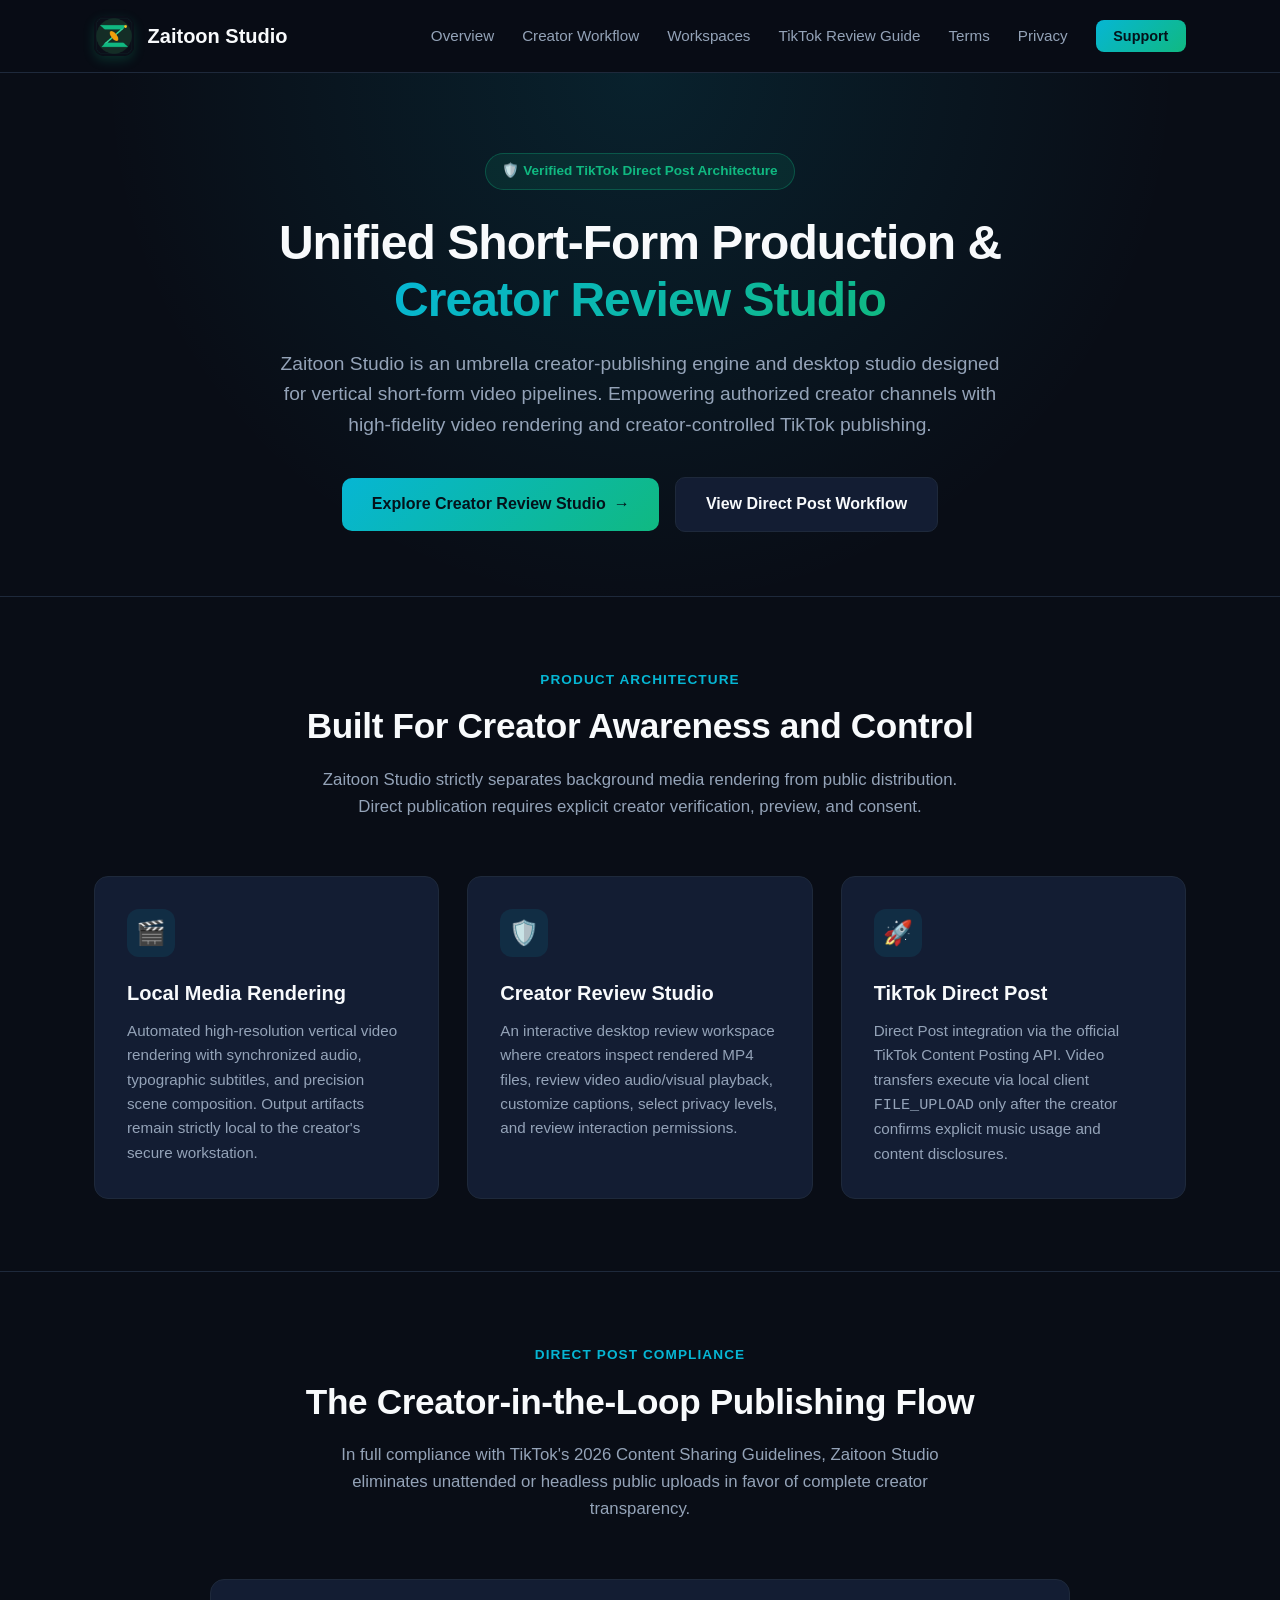
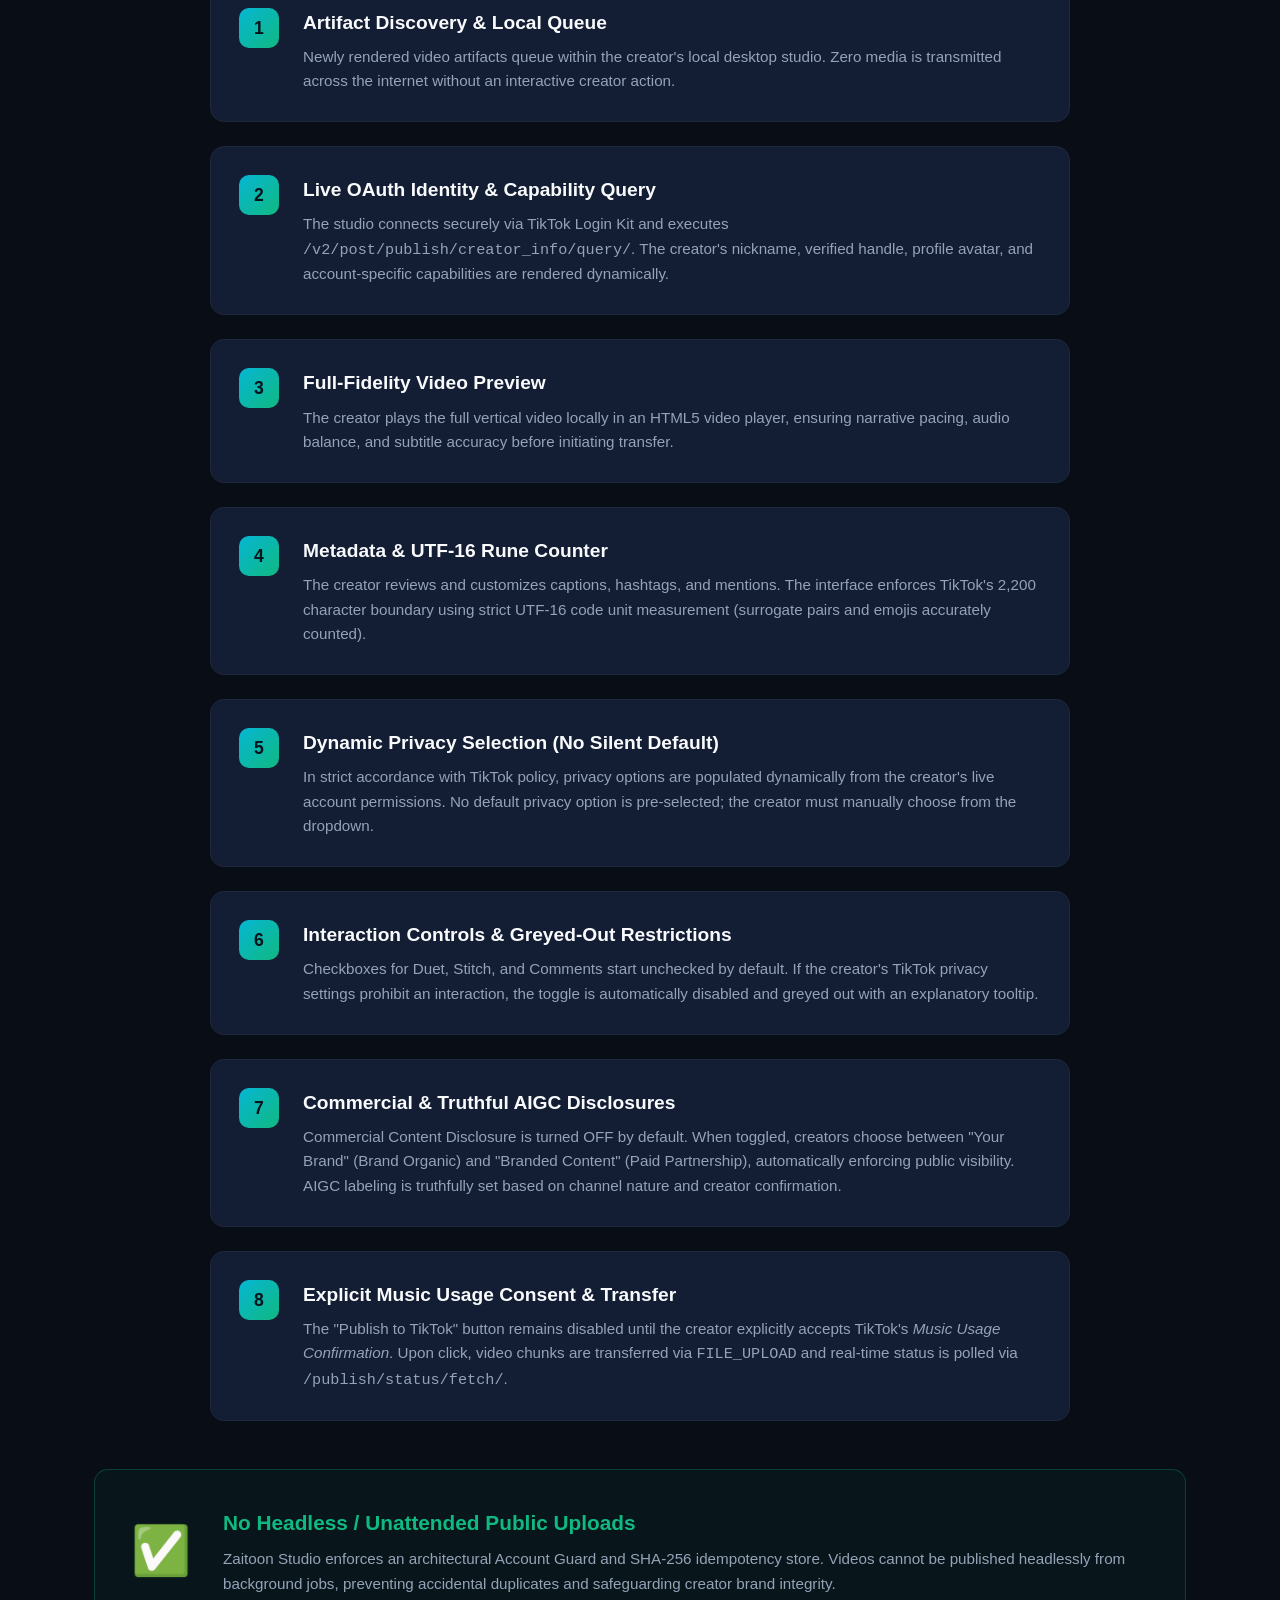
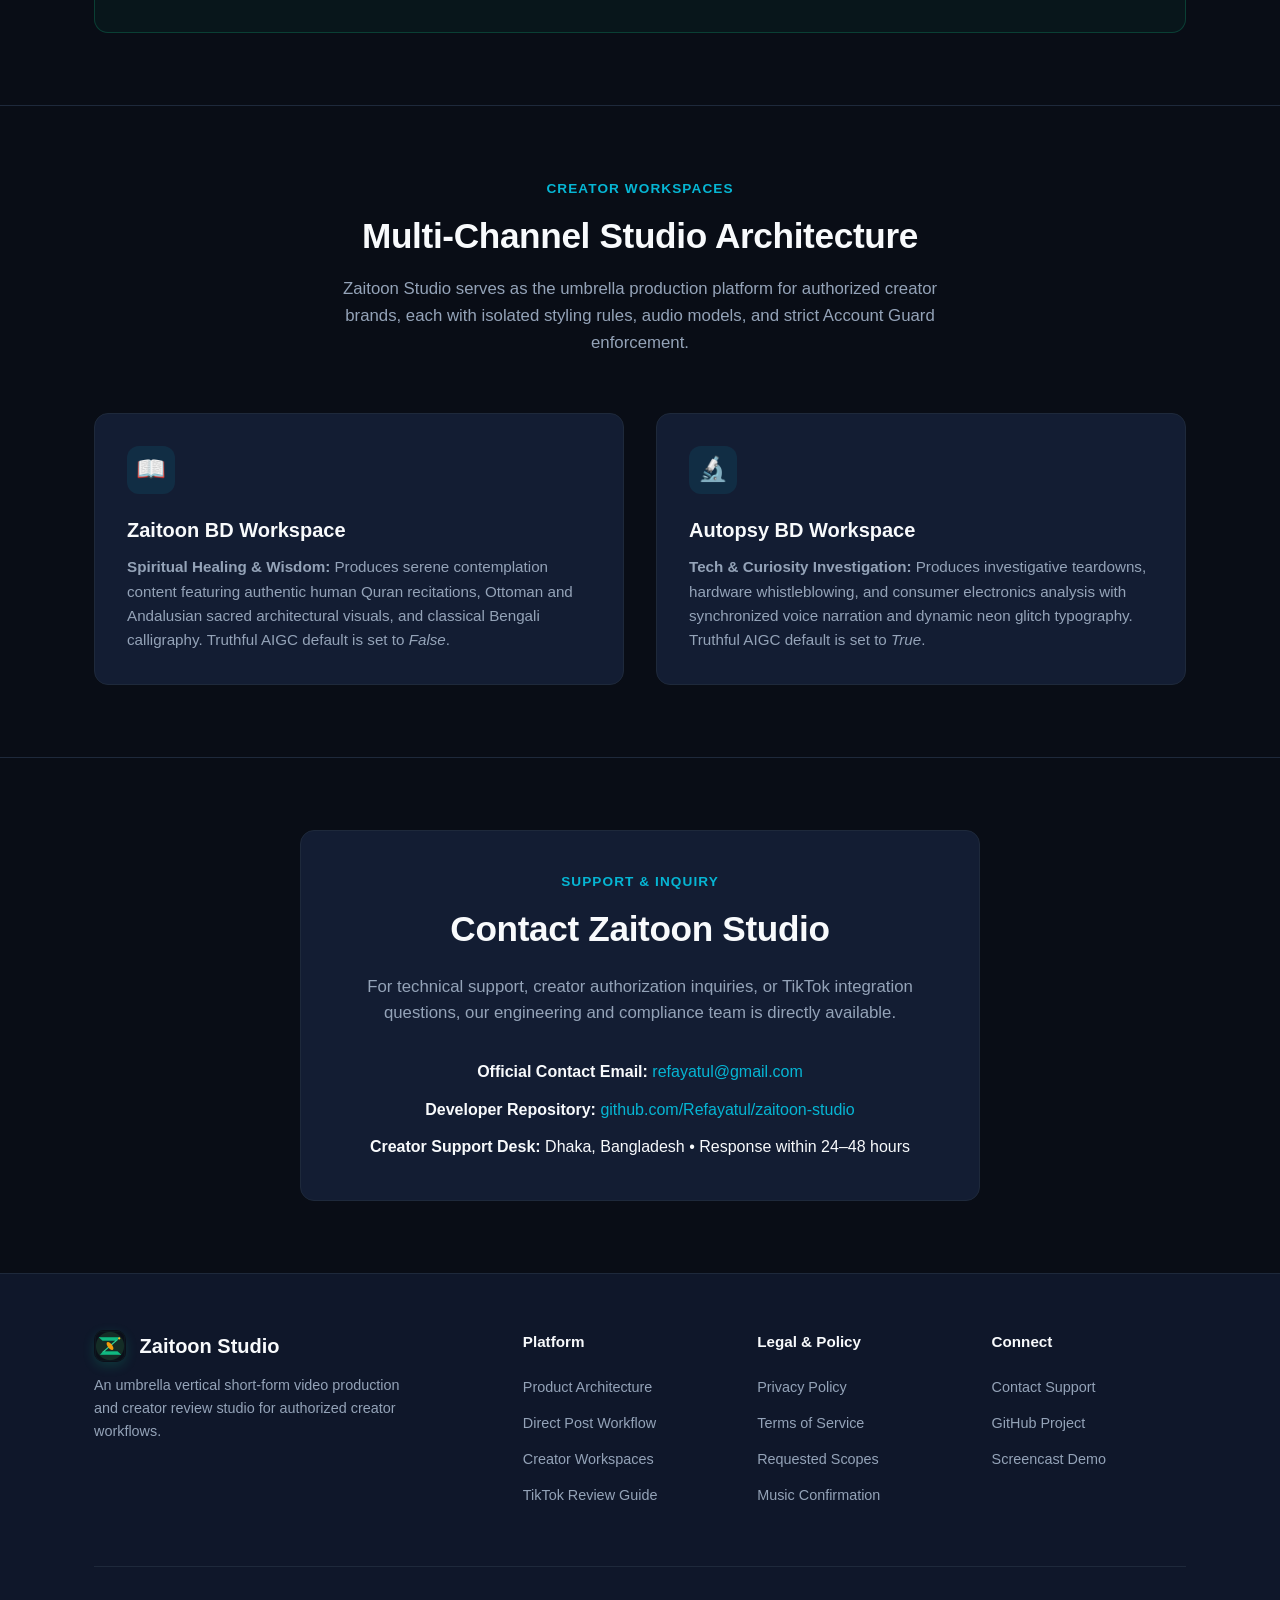
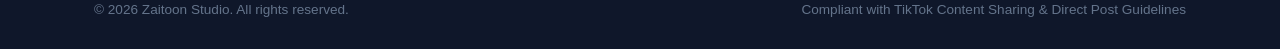
<file: index.html>
<!DOCTYPE html>
<html lang="en">
<head>
  <meta charset="UTF-8">
  <meta name="viewport" content="width=device-width, initial-scale=1.0">
  <title>Zaitoon Studio — Short-Form Production & Creator Publishing Suite</title>
  <meta name="description" content="Zaitoon Studio is an umbrella vertical video production and creator review platform for authorized creator workspaces, featuring compliant TikTok Direct Post integration.">
  <link rel="icon" type="image/png" href="/assets/zaitoon_studio_app_icon_1024.png">
  <link rel="stylesheet" href="/css/style.css">
</head>
<body>
  <!-- Header -->
  <header class="site-header">
    <div class="container nav-wrap">
      <a href="/" class="brand-link">
        <img src="/assets/zaitoon_studio_app_icon_1024.png" alt="Zaitoon Studio Logo" class="brand-icon">
        <span>Zaitoon Studio</span>
      </a>
      <button class="mobile-toggle" aria-label="Toggle navigation" aria-expanded="false">☰</button>
      <nav>
        <ul class="nav-links">
          <li><a href="#overview" class="nav-link">Overview</a></li>
          <li><a href="#workflow" class="nav-link">Creator Workflow</a></li>
          <li><a href="#workspaces" class="nav-link">Workspaces</a></li>
          <li><a href="/review" class="nav-link">TikTok Review Guide</a></li>
          <li><a href="/terms" class="nav-link">Terms</a></li>
          <li><a href="/privacy" class="nav-link">Privacy</a></li>
          <li><a href="#contact" class="nav-link nav-btn">Support</a></li>
        </ul>
      </nav>
    </div>
  </header>

  <!-- Hero Section -->
  <main>
    <section class="hero-section">
      <div class="container">
        <div class="hero-badge">
          🛡️ Verified TikTok Direct Post Architecture
        </div>
        <h1 class="hero-title">
          Unified Short-Form Production & <br>
          <span class="gradient-text">Creator Review Studio</span>
        </h1>
        <p class="hero-subtitle">
          Zaitoon Studio is an umbrella creator-publishing engine and desktop studio designed for vertical short-form video pipelines. Empowering authorized creator channels with high-fidelity video rendering and creator-controlled TikTok publishing.
        </p>
        <div class="hero-cta-group">
          <a href="/review" class="btn-primary">
            <span>Explore Creator Review Studio</span> →
          </a>
          <a href="#workflow" class="btn-secondary">
            View Direct Post Workflow
          </a>
        </div>
      </div>
    </section>

    <!-- Product Overview -->
    <section class="section" id="overview">
      <div class="container">
        <div class="section-header">
          <div class="section-tag">Product Architecture</div>
          <h2 class="section-title">Built For Creator Awareness and Control</h2>
          <p class="section-desc">
            Zaitoon Studio strictly separates background media rendering from public distribution. Direct publication requires explicit creator verification, preview, and consent.
          </p>
        </div>

        <div class="grid-3">
          <div class="feature-card">
            <div class="card-icon">🎬</div>
            <h3>Local Media Rendering</h3>
            <p>
              Automated high-resolution vertical video rendering with synchronized audio, typographic subtitles, and precision scene composition. Output artifacts remain strictly local to the creator's secure workstation.
            </p>
          </div>

          <div class="feature-card">
            <div class="card-icon">🛡️</div>
            <h3>Creator Review Studio</h3>
            <p>
              An interactive desktop review workspace where creators inspect rendered MP4 files, review video audio/visual playback, customize captions, select privacy levels, and review interaction permissions.
            </p>
          </div>

          <div class="feature-card">
            <div class="card-icon">🚀</div>
            <h3>TikTok Direct Post</h3>
            <p>
              Direct Post integration via the official TikTok Content Posting API. Video transfers execute via local client <code>FILE_UPLOAD</code> only after the creator confirms explicit music usage and content disclosures.
            </p>
          </div>
        </div>
      </div>
    </section>

    <!-- The 8-Step Direct Post Workflow -->
    <section class="section" id="workflow">
      <div class="container">
        <div class="section-header">
          <div class="section-tag">Direct Post Compliance</div>
          <h2 class="section-title">The Creator-in-the-Loop Publishing Flow</h2>
          <p class="section-desc">
            In full compliance with TikTok's 2026 Content Sharing Guidelines, Zaitoon Studio eliminates unattended or headless public uploads in favor of complete creator transparency.
          </p>
        </div>

        <div class="workflow-steps">
          <div class="step-item">
            <div class="step-number">1</div>
            <div class="step-content">
              <h3>Artifact Discovery & Local Queue</h3>
              <p>
                Newly rendered video artifacts queue within the creator's local desktop studio. Zero media is transmitted across the internet without an interactive creator action.
              </p>
            </div>
          </div>

          <div class="step-item">
            <div class="step-number">2</div>
            <div class="step-content">
              <h3>Live OAuth Identity & Capability Query</h3>
              <p>
                The studio connects securely via TikTok Login Kit and executes <code>/v2/post/publish/creator_info/query/</code>. The creator's nickname, verified handle, profile avatar, and account-specific capabilities are rendered dynamically.
              </p>
            </div>
          </div>

          <div class="step-item">
            <div class="step-number">3</div>
            <div class="step-content">
              <h3>Full-Fidelity Video Preview</h3>
              <p>
                The creator plays the full vertical video locally in an HTML5 video player, ensuring narrative pacing, audio balance, and subtitle accuracy before initiating transfer.
              </p>
            </div>
          </div>

          <div class="step-item">
            <div class="step-number">4</div>
            <div class="step-content">
              <h3>Metadata & UTF-16 Rune Counter</h3>
              <p>
                The creator reviews and customizes captions, hashtags, and mentions. The interface enforces TikTok's 2,200 character boundary using strict UTF-16 code unit measurement (surrogate pairs and emojis accurately counted).
              </p>
            </div>
          </div>

          <div class="step-item">
            <div class="step-number">5</div>
            <div class="step-content">
              <h3>Dynamic Privacy Selection (No Silent Default)</h3>
              <p>
                In strict accordance with TikTok policy, privacy options are populated dynamically from the creator's live account permissions. No default privacy option is pre-selected; the creator must manually choose from the dropdown.
              </p>
            </div>
          </div>

          <div class="step-item">
            <div class="step-number">6</div>
            <div class="step-content">
              <h3>Interaction Controls & Greyed-Out Restrictions</h3>
              <p>
                Checkboxes for Duet, Stitch, and Comments start unchecked by default. If the creator's TikTok privacy settings prohibit an interaction, the toggle is automatically disabled and greyed out with an explanatory tooltip.
              </p>
            </div>
          </div>

          <div class="step-item">
            <div class="step-number">7</div>
            <div class="step-content">
              <h3>Commercial & Truthful AIGC Disclosures</h3>
              <p>
                Commercial Content Disclosure is turned OFF by default. When toggled, creators choose between "Your Brand" (Brand Organic) and "Branded Content" (Paid Partnership), automatically enforcing public visibility. AIGC labeling is truthfully set based on channel nature and creator confirmation.
              </p>
            </div>
          </div>

          <div class="step-item">
            <div class="step-number">8</div>
            <div class="step-content">
              <h3>Explicit Music Usage Consent & Transfer</h3>
              <p>
                The "Publish to TikTok" button remains disabled until the creator explicitly accepts TikTok's <em>Music Usage Confirmation</em>. Upon click, video chunks are transferred via <code>FILE_UPLOAD</code> and real-time status is polled via <code>/publish/status/fetch/</code>.
              </p>
            </div>
          </div>
        </div>

        <div class="compliance-box">
          <div class="compliance-icon">✅</div>
          <div class="compliance-info">
            <h4>No Headless / Unattended Public Uploads</h4>
            <p>
              Zaitoon Studio enforces an architectural Account Guard and SHA-256 idempotency store. Videos cannot be published headlessly from background jobs, preventing accidental duplicates and safeguarding creator brand integrity.
            </p>
          </div>
        </div>
      </div>
    </section>

    <!-- Workspaces Showcase -->
    <section class="section" id="workspaces">
      <div class="container">
        <div class="section-header">
          <div class="section-tag">Creator Workspaces</div>
          <h2 class="section-title">Multi-Channel Studio Architecture</h2>
          <p class="section-desc">
            Zaitoon Studio serves as the umbrella production platform for authorized creator brands, each with isolated styling rules, audio models, and strict Account Guard enforcement.
          </p>
        </div>

        <div class="grid-2">
          <div class="feature-card">
            <div class="card-icon">📖</div>
            <h3>Zaitoon BD Workspace</h3>
            <p>
              <strong>Spiritual Healing & Wisdom:</strong> Produces serene contemplation content featuring authentic human Quran recitations, Ottoman and Andalusian sacred architectural visuals, and classical Bengali calligraphy. Truthful AIGC default is set to <em>False</em>.
            </p>
          </div>

          <div class="feature-card">
            <div class="card-icon">🔬</div>
            <h3>Autopsy BD Workspace</h3>
            <p>
              <strong>Tech & Curiosity Investigation:</strong> Produces investigative teardowns, hardware whistleblowing, and consumer electronics analysis with synchronized voice narration and dynamic neon glitch typography. Truthful AIGC default is set to <em>True</em>.
            </p>
          </div>
        </div>
      </div>
    </section>

    <!-- Contact & Support -->
    <section class="section" id="contact">
      <div class="container">
        <div class="contact-box">
          <div class="section-tag">Support & Inquiry</div>
          <h2 class="section-title" style="margin-bottom: 1rem;">Contact Zaitoon Studio</h2>
          <p class="section-desc" style="margin-bottom: 2rem;">
            For technical support, creator authorization inquiries, or TikTok integration questions, our engineering and compliance team is directly available.
          </p>
          <div style="display: flex; flex-direction: column; gap: 0.75rem; align-items: center;">
            <p><strong>Official Contact Email:</strong> <a href="mailto:refayatul@gmail.com">refayatul@gmail.com</a></p>
            <p><strong>Developer Repository:</strong> <a href="https://github.com/Refayatul/zaitoon-studio" target="_blank" rel="noopener">github.com/Refayatul/zaitoon-studio</a></p>
            <p><strong>Creator Support Desk:</strong> Dhaka, Bangladesh • Response within 24–48 hours</p>
          </div>
        </div>
      </div>
    </section>
  </main>

  <!-- Footer -->
  <footer class="site-footer">
    <div class="container">
      <div class="footer-grid">
        <div class="footer-brand">
          <div class="brand-link" style="margin-bottom: 0.75rem;">
            <img src="/assets/zaitoon_studio_app_icon_1024.png" alt="Zaitoon Studio" class="brand-icon" style="width: 32px; height: 32px;">
            <span>Zaitoon Studio</span>
          </div>
          <p>
            An umbrella vertical short-form video production and creator review studio for authorized creator workflows.
          </p>
        </div>

        <div class="footer-col">
          <h5>Platform</h5>
          <ul>
            <li><a href="#overview">Product Architecture</a></li>
            <li><a href="#workflow">Direct Post Workflow</a></li>
            <li><a href="#workspaces">Creator Workspaces</a></li>
            <li><a href="/review">TikTok Review Guide</a></li>
          </ul>
        </div>

        <div class="footer-col">
          <h5>Legal & Policy</h5>
          <ul>
            <li><a href="/privacy">Privacy Policy</a></li>
            <li><a href="/terms">Terms of Service</a></li>
            <li><a href="/review#scopes">Requested Scopes</a></li>
            <li><a href="/review#music-consent">Music Confirmation</a></li>
          </ul>
        </div>

        <div class="footer-col">
          <h5>Connect</h5>
          <ul>
            <li><a href="mailto:refayatul@gmail.com">Contact Support</a></li>
            <li><a href="https://github.com/Refayatul/zaitoon-studio" target="_blank" rel="noopener">GitHub Project</a></li>
            <li><a href="/review#demo-video">Screencast Demo</a></li>
          </ul>
        </div>
      </div>

      <div class="footer-bottom">
        <div>© <span id="currentYear">2026</span> Zaitoon Studio. All rights reserved.</div>
        <div>Compliant with TikTok Content Sharing & Direct Post Guidelines</div>
      </div>
    </div>
  </footer>

  <script src="/js/main.js"></script>
</body>
</html>
</file>
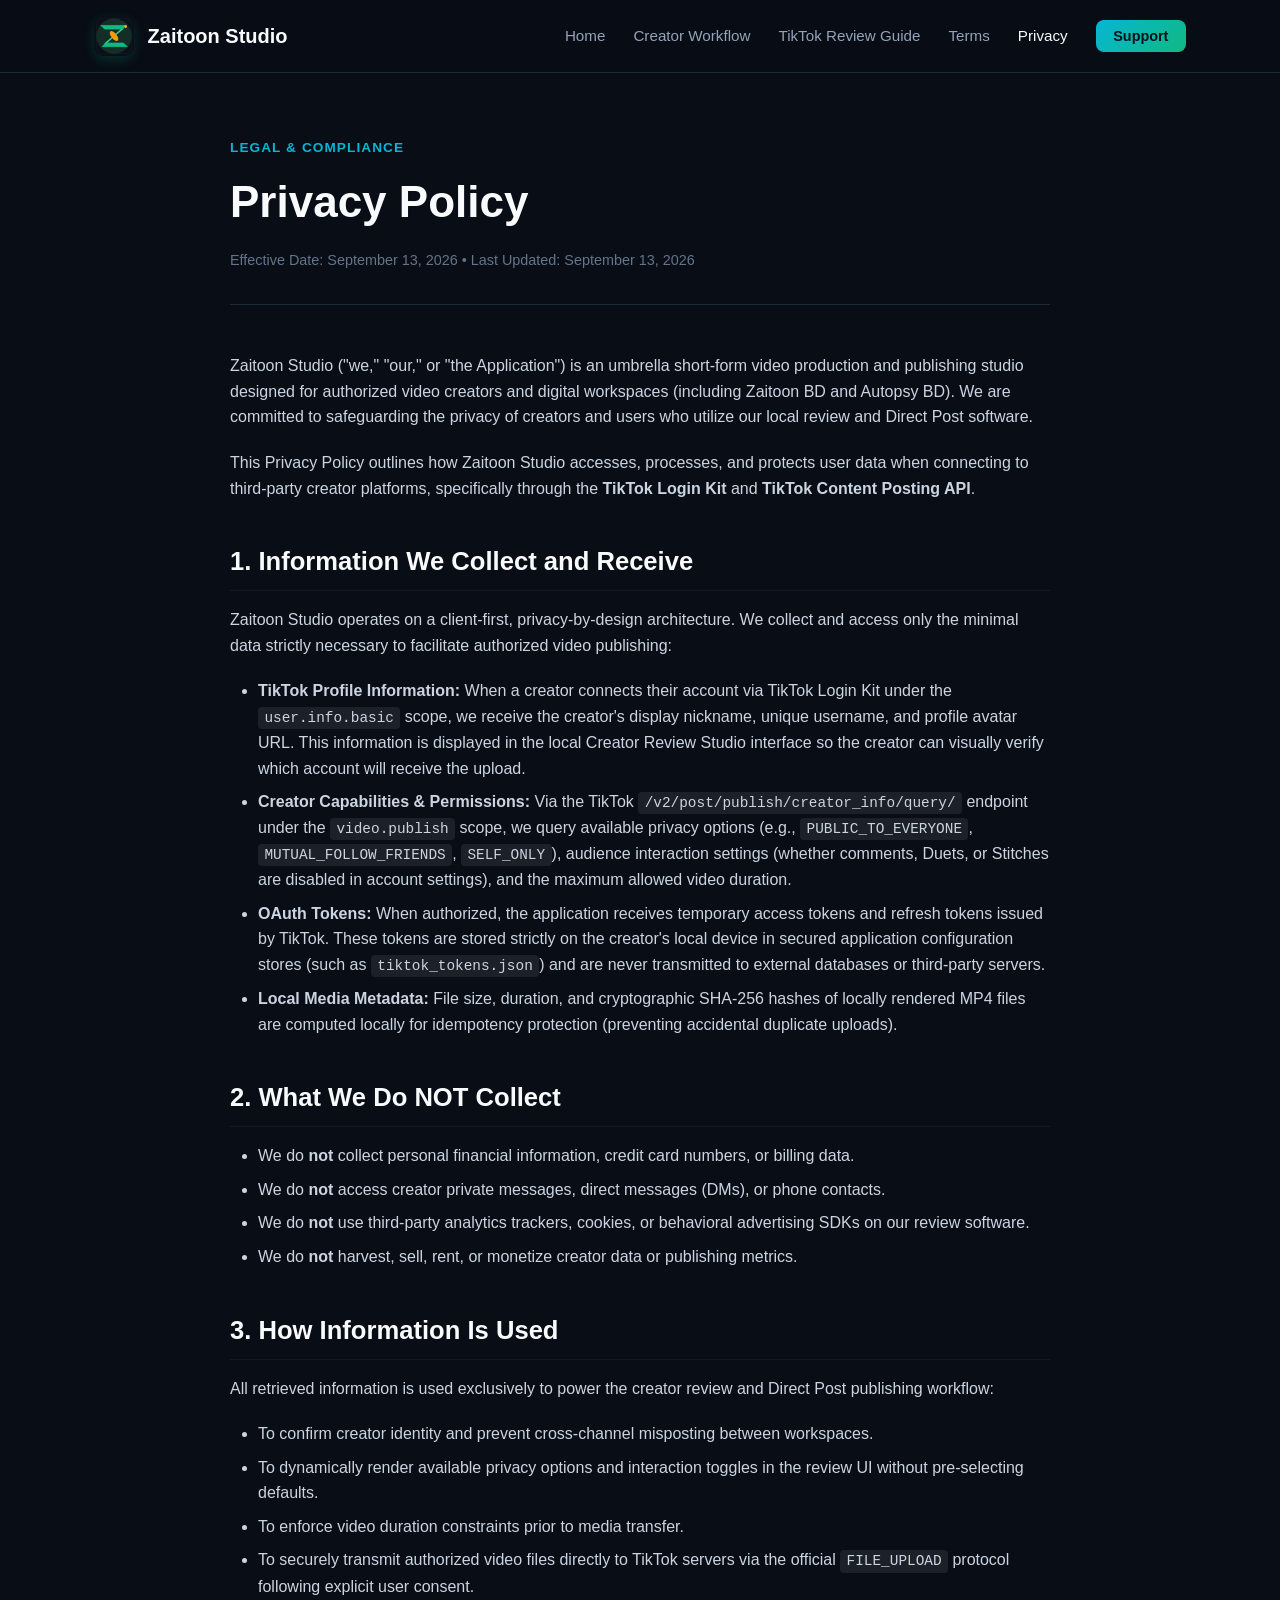
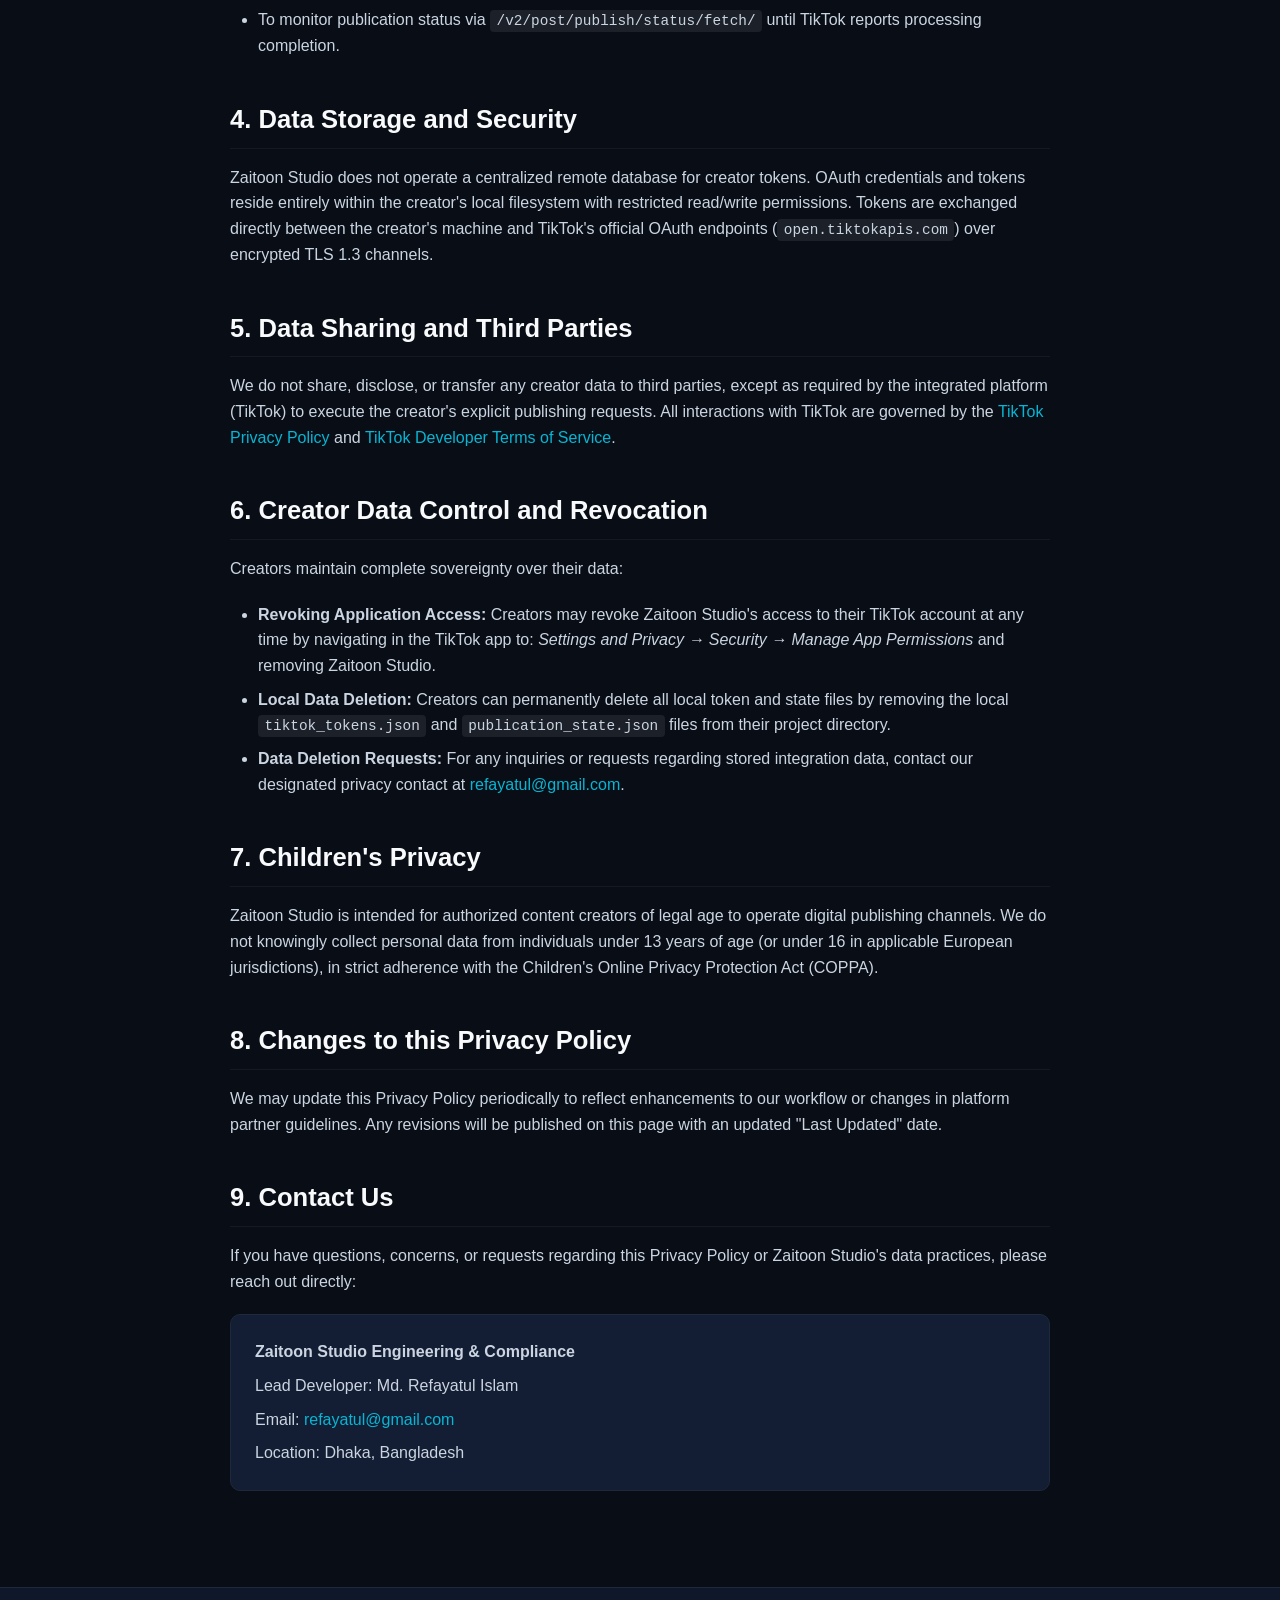
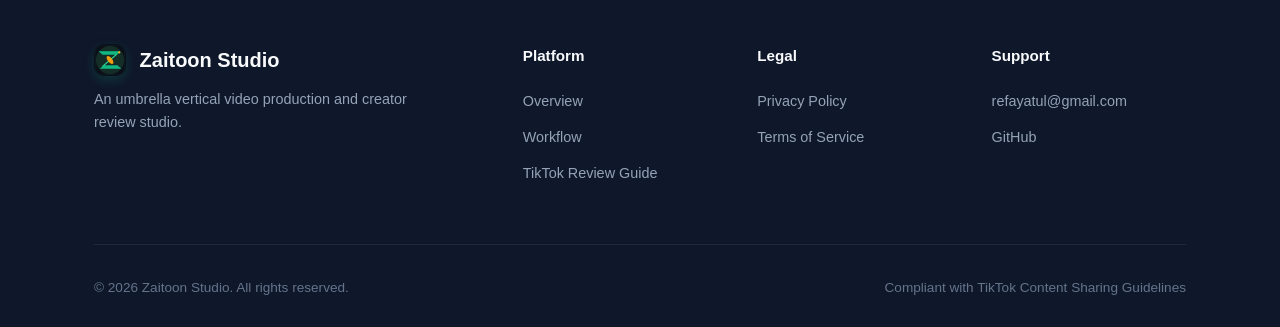
<file: privacy/index.html>
<!DOCTYPE html>
<html lang="en">
<head>
  <meta charset="UTF-8">
  <meta name="viewport" content="width=device-width, initial-scale=1.0">
  <title>Privacy Policy — Zaitoon Studio</title>
  <meta name="description" content="Privacy Policy for Zaitoon Studio creator publishing and video production software.">
  <link rel="icon" type="image/png" href="/assets/zaitoon_studio_app_icon_1024.png">
  <link rel="stylesheet" href="/css/style.css">
</head>
<body>
  <header class="site-header">
    <div class="container nav-wrap">
      <a href="/" class="brand-link">
        <img src="/assets/zaitoon_studio_app_icon_1024.png" alt="Zaitoon Studio Logo" class="brand-icon">
        <span>Zaitoon Studio</span>
      </a>
      <button class="mobile-toggle" aria-label="Toggle navigation" aria-expanded="false">☰</button>
      <nav>
        <ul class="nav-links">
          <li><a href="/" class="nav-link">Home</a></li>
          <li><a href="/#workflow" class="nav-link">Creator Workflow</a></li>
          <li><a href="/review" class="nav-link">TikTok Review Guide</a></li>
          <li><a href="/terms" class="nav-link">Terms</a></li>
          <li><a href="/privacy" class="nav-link active">Privacy</a></li>
          <li><a href="/#contact" class="nav-link nav-btn">Support</a></li>
        </ul>
      </nav>
    </div>
  </header>

  <main class="container legal-content">
    <div class="legal-header">
      <div class="section-tag">Legal & Compliance</div>
      <h1>Privacy Policy</h1>
      <div class="updated-tag">Effective Date: September 13, 2026 • Last Updated: September 13, 2026</div>
    </div>

    <div class="legal-body">
      <p>
        Zaitoon Studio ("we," "our," or "the Application") is an umbrella short-form video production and publishing studio designed for authorized video creators and digital workspaces (including Zaitoon BD and Autopsy BD). We are committed to safeguarding the privacy of creators and users who utilize our local review and Direct Post software.
      </p>
      <p>
        This Privacy Policy outlines how Zaitoon Studio accesses, processes, and protects user data when connecting to third-party creator platforms, specifically through the <strong>TikTok Login Kit</strong> and <strong>TikTok Content Posting API</strong>.
      </p>

      <h2>1. Information We Collect and Receive</h2>
      <p>
        Zaitoon Studio operates on a client-first, privacy-by-design architecture. We collect and access only the minimal data strictly necessary to facilitate authorized video publishing:
      </p>
      <ul>
        <li>
          <strong>TikTok Profile Information:</strong> When a creator connects their account via TikTok Login Kit under the <code>user.info.basic</code> scope, we receive the creator's display nickname, unique username, and profile avatar URL. This information is displayed in the local Creator Review Studio interface so the creator can visually verify which account will receive the upload.
        </li>
        <li>
          <strong>Creator Capabilities & Permissions:</strong> Via the TikTok <code>/v2/post/publish/creator_info/query/</code> endpoint under the <code>video.publish</code> scope, we query available privacy options (e.g., <code>PUBLIC_TO_EVERYONE</code>, <code>MUTUAL_FOLLOW_FRIENDS</code>, <code>SELF_ONLY</code>), audience interaction settings (whether comments, Duets, or Stitches are disabled in account settings), and the maximum allowed video duration.
        </li>
        <li>
          <strong>OAuth Tokens:</strong> When authorized, the application receives temporary access tokens and refresh tokens issued by TikTok. These tokens are stored strictly on the creator's local device in secured application configuration stores (such as <code>tiktok_tokens.json</code>) and are never transmitted to external databases or third-party servers.
        </li>
        <li>
          <strong>Local Media Metadata:</strong> File size, duration, and cryptographic SHA-256 hashes of locally rendered MP4 files are computed locally for idempotency protection (preventing accidental duplicate uploads).
        </li>
      </ul>

      <h2>2. What We Do NOT Collect</h2>
      <ul>
        <li>We do <strong>not</strong> collect personal financial information, credit card numbers, or billing data.</li>
        <li>We do <strong>not</strong> access creator private messages, direct messages (DMs), or phone contacts.</li>
        <li>We do <strong>not</strong> use third-party analytics trackers, cookies, or behavioral advertising SDKs on our review software.</li>
        <li>We do <strong>not</strong> harvest, sell, rent, or monetize creator data or publishing metrics.</li>
      </ul>

      <h2>3. How Information Is Used</h2>
      <p>
        All retrieved information is used exclusively to power the creator review and Direct Post publishing workflow:
      </p>
      <ul>
        <li>To confirm creator identity and prevent cross-channel misposting between workspaces.</li>
        <li>To dynamically render available privacy options and interaction toggles in the review UI without pre-selecting defaults.</li>
        <li>To enforce video duration constraints prior to media transfer.</li>
        <li>To securely transmit authorized video files directly to TikTok servers via the official <code>FILE_UPLOAD</code> protocol following explicit user consent.</li>
        <li>To monitor publication status via <code>/v2/post/publish/status/fetch/</code> until TikTok reports processing completion.</li>
      </ul>

      <h2>4. Data Storage and Security</h2>
      <p>
        Zaitoon Studio does not operate a centralized remote database for creator tokens. OAuth credentials and tokens reside entirely within the creator's local filesystem with restricted read/write permissions. Tokens are exchanged directly between the creator's machine and TikTok's official OAuth endpoints (<code>open.tiktokapis.com</code>) over encrypted TLS 1.3 channels.
      </p>

      <h2>5. Data Sharing and Third Parties</h2>
      <p>
        We do not share, disclose, or transfer any creator data to third parties, except as required by the integrated platform (TikTok) to execute the creator's explicit publishing requests. All interactions with TikTok are governed by the <a href="https://www.tiktok.com/legal/privacy-policy" target="_blank" rel="noopener">TikTok Privacy Policy</a> and <a href="https://developers.tiktok.com/doc/developer-terms-of-service" target="_blank" rel="noopener">TikTok Developer Terms of Service</a>.
      </p>

      <h2>6. Creator Data Control and Revocation</h2>
      <p>
        Creators maintain complete sovereignty over their data:
      </p>
      <ul>
        <li>
          <strong>Revoking Application Access:</strong> Creators may revoke Zaitoon Studio's access to their TikTok account at any time by navigating in the TikTok app to: <em>Settings and Privacy → Security → Manage App Permissions</em> and removing Zaitoon Studio.
        </li>
        <li>
          <strong>Local Data Deletion:</strong> Creators can permanently delete all local token and state files by removing the local <code>tiktok_tokens.json</code> and <code>publication_state.json</code> files from their project directory.
        </li>
        <li>
          <strong>Data Deletion Requests:</strong> For any inquiries or requests regarding stored integration data, contact our designated privacy contact at <a href="mailto:refayatul@gmail.com">refayatul@gmail.com</a>.
        </li>
      </ul>

      <h2>7. Children's Privacy</h2>
      <p>
        Zaitoon Studio is intended for authorized content creators of legal age to operate digital publishing channels. We do not knowingly collect personal data from individuals under 13 years of age (or under 16 in applicable European jurisdictions), in strict adherence with the Children's Online Privacy Protection Act (COPPA).
      </p>

      <h2>8. Changes to this Privacy Policy</h2>
      <p>
        We may update this Privacy Policy periodically to reflect enhancements to our workflow or changes in platform partner guidelines. Any revisions will be published on this page with an updated "Last Updated" date.
      </p>

      <h2>9. Contact Us</h2>
      <p>
        If you have questions, concerns, or requests regarding this Privacy Policy or Zaitoon Studio's data practices, please reach out directly:
      </p>
      <div style="background: var(--bg-card); padding: 1.5rem; border-radius: 10px; border: 1px solid var(--border-color); margin-top: 1rem;">
        <p style="margin-bottom: 0.5rem;"><strong>Zaitoon Studio Engineering & Compliance</strong></p>
        <p style="margin-bottom: 0.5rem;">Lead Developer: Md. Refayatul Islam</p>
        <p style="margin-bottom: 0.5rem;">Email: <a href="mailto:refayatul@gmail.com">refayatul@gmail.com</a></p>
        <p style="margin-bottom: 0;">Location: Dhaka, Bangladesh</p>
      </div>
    </div>
  </main>

  <!-- Footer -->
  <footer class="site-footer">
    <div class="container">
      <div class="footer-grid">
        <div class="footer-brand">
          <div class="brand-link" style="margin-bottom: 0.75rem;">
            <img src="/assets/zaitoon_studio_app_icon_1024.png" alt="Zaitoon Studio" class="brand-icon" style="width: 32px; height: 32px;">
            <span>Zaitoon Studio</span>
          </div>
          <p>An umbrella vertical video production and creator review studio.</p>
        </div>

        <div class="footer-col">
          <h5>Platform</h5>
          <ul>
            <li><a href="/#overview">Overview</a></li>
            <li><a href="/#workflow">Workflow</a></li>
            <li><a href="/review">TikTok Review Guide</a></li>
          </ul>
        </div>

        <div class="footer-col">
          <h5>Legal</h5>
          <ul>
            <li><a href="/privacy">Privacy Policy</a></li>
            <li><a href="/terms">Terms of Service</a></li>
          </ul>
        </div>

        <div class="footer-col">
          <h5>Support</h5>
          <ul>
            <li><a href="mailto:refayatul@gmail.com">refayatul@gmail.com</a></li>
            <li><a href="https://github.com/Refayatul/zaitoon-studio" target="_blank" rel="noopener">GitHub</a></li>
          </ul>
        </div>
      </div>

      <div class="footer-bottom">
        <div>© 2026 Zaitoon Studio. All rights reserved.</div>
        <div>Compliant with TikTok Content Sharing Guidelines</div>
      </div>
    </div>
  </footer>

  <script src="/js/main.js"></script>
</body>
</html>
</file>
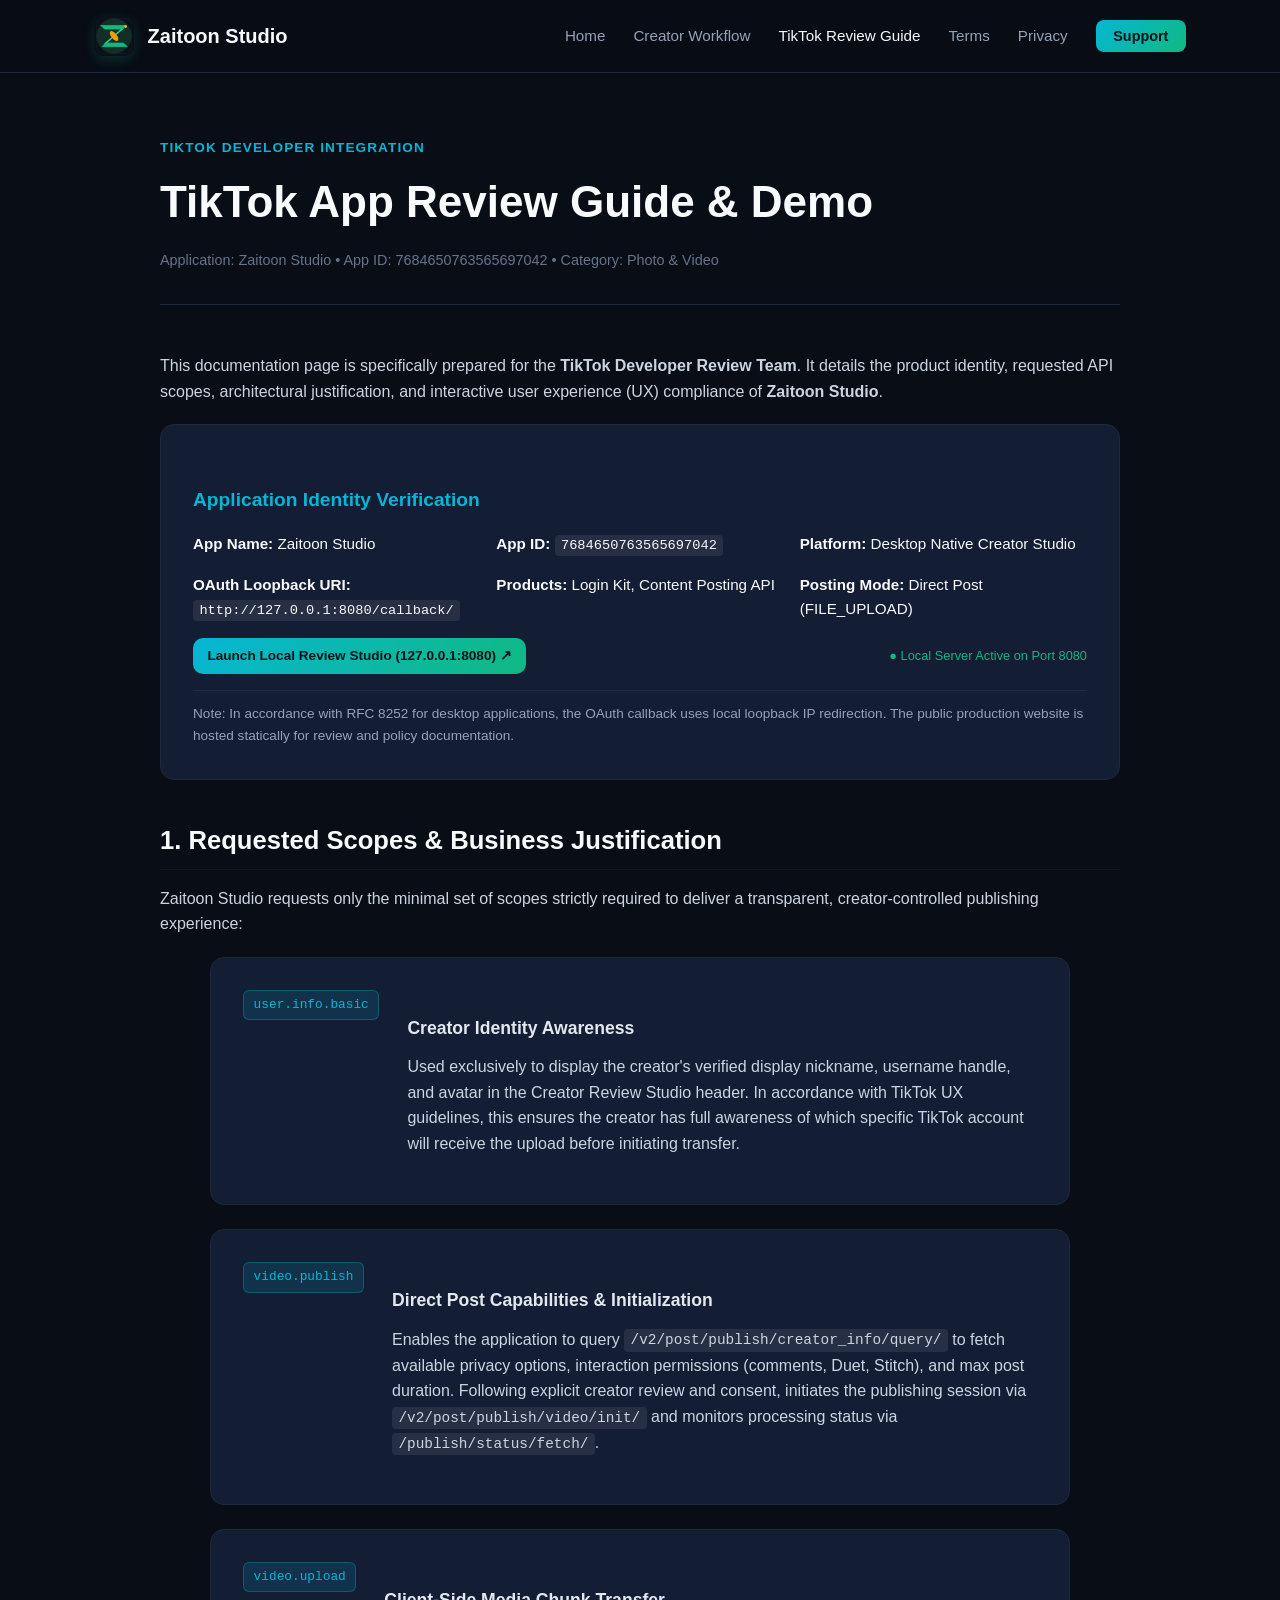
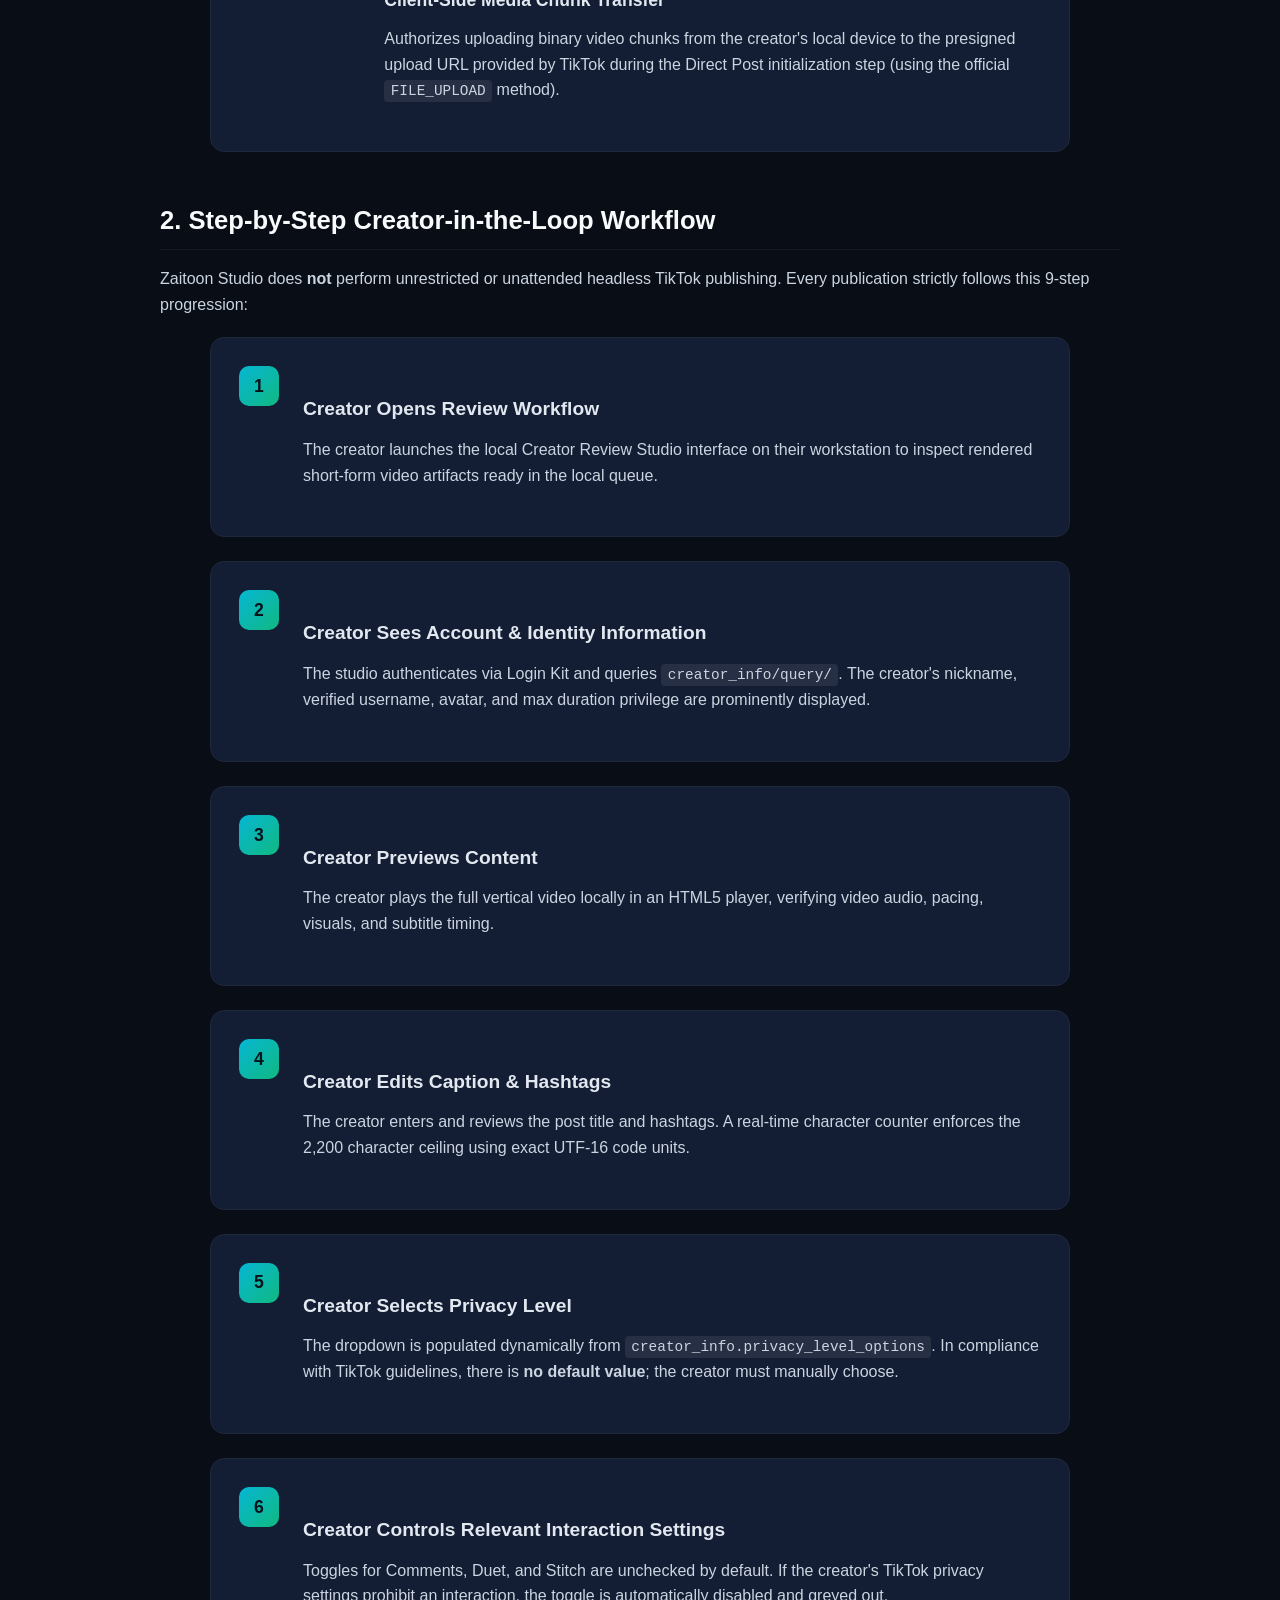
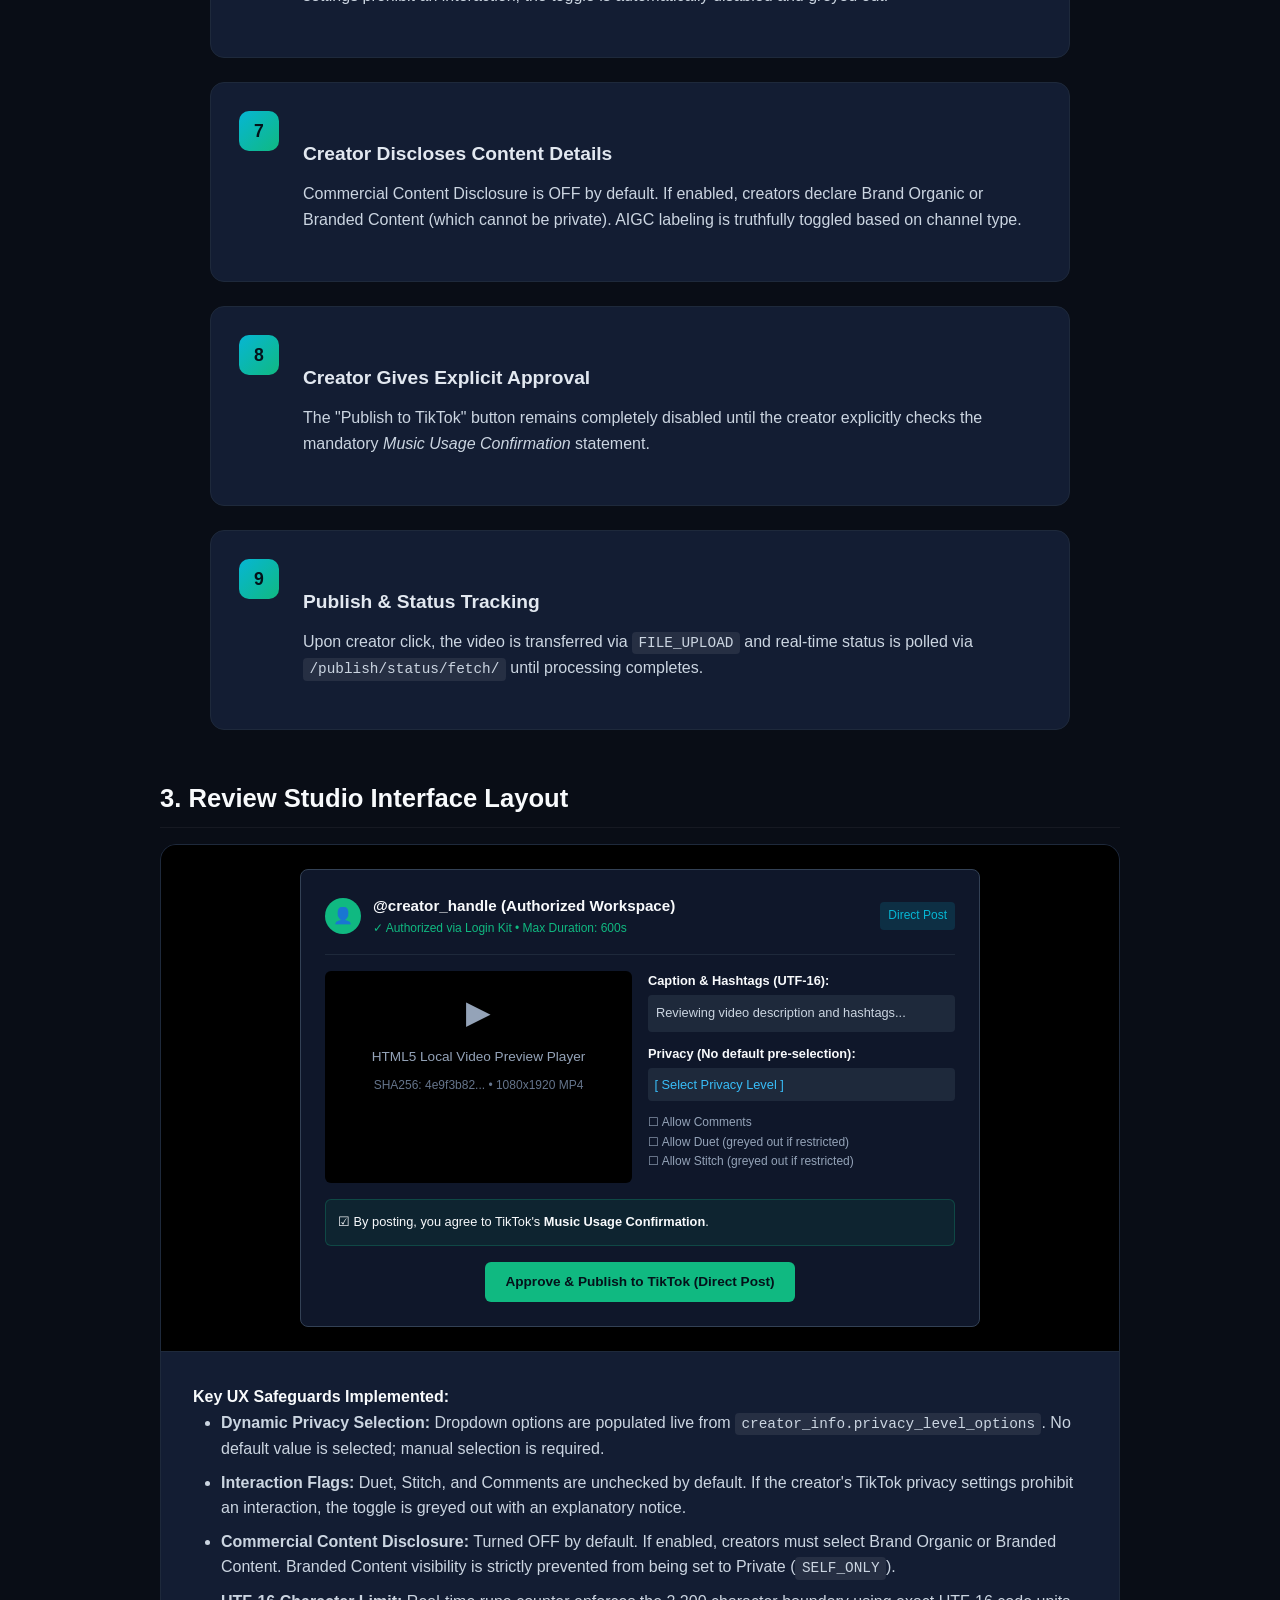
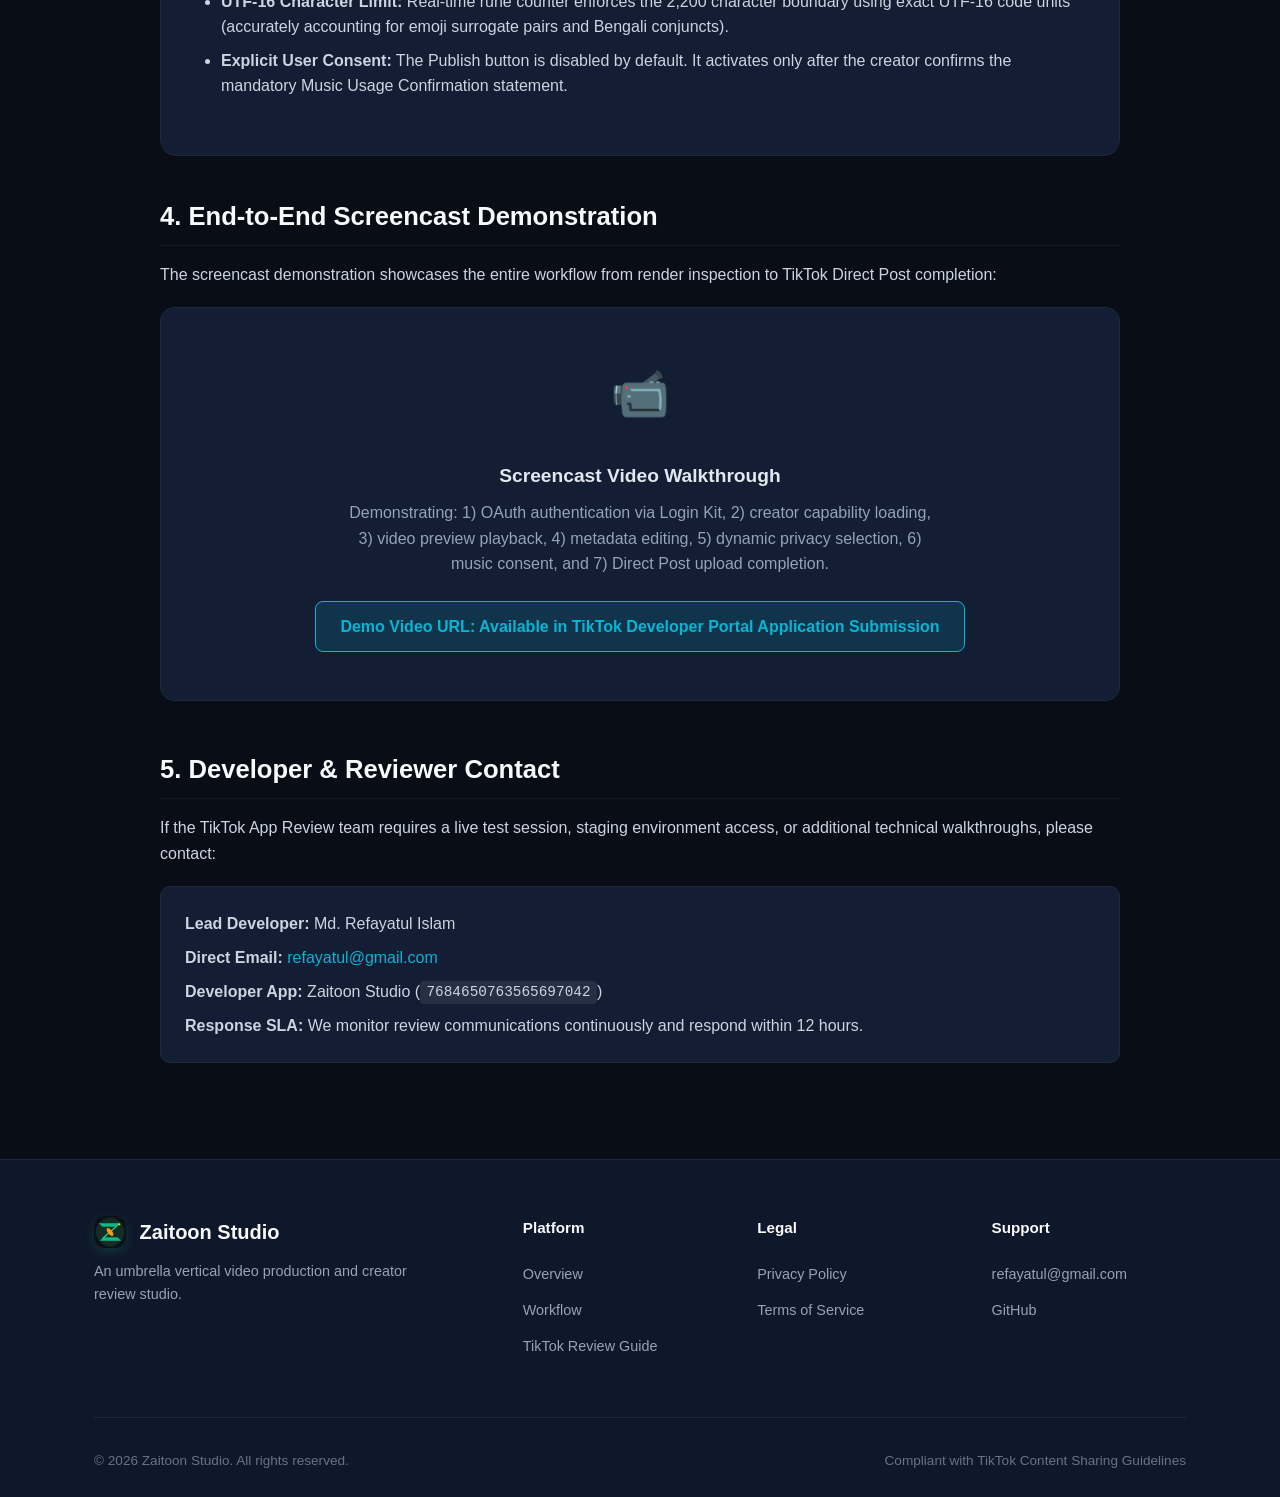
<file: review/index.html>
<!DOCTYPE html>
<html lang="en">
<head>
  <meta charset="UTF-8">
  <meta name="viewport" content="width=device-width, initial-scale=1.0">
  <title>TikTok App Review Guide & Demo — Zaitoon Studio</title>
  <meta name="description" content="Official TikTok App Review Guide, requested scopes justification, and creator review demonstration for Zaitoon Studio (App ID: 7684650763565697042).">
  <link rel="icon" type="image/png" href="/assets/zaitoon_studio_app_icon_1024.png">
  <link rel="stylesheet" href="/css/style.css">
</head>
<body>
  <header class="site-header">
    <div class="container nav-wrap">
      <a href="/" class="brand-link">
        <img src="/assets/zaitoon_studio_app_icon_1024.png" alt="Zaitoon Studio Logo" class="brand-icon">
        <span>Zaitoon Studio</span>
      </a>
      <button class="mobile-toggle" aria-label="Toggle navigation" aria-expanded="false">☰</button>
      <nav>
        <ul class="nav-links">
          <li><a href="/" class="nav-link">Home</a></li>
          <li><a href="/#workflow" class="nav-link">Creator Workflow</a></li>
          <li><a href="/review" class="nav-link active">TikTok Review Guide</a></li>
          <li><a href="/terms" class="nav-link">Terms</a></li>
          <li><a href="/privacy" class="nav-link">Privacy</a></li>
          <li><a href="/#contact" class="nav-link nav-btn">Support</a></li>
        </ul>
      </nav>
    </div>
  </header>

  <main class="container legal-content" style="max-width: 960px;">
    <div class="legal-header">
      <div class="section-tag">TikTok Developer Integration</div>
      <h1>TikTok App Review Guide & Demo</h1>
      <div class="updated-tag">Application: Zaitoon Studio • App ID: 7684650763565697042 • Category: Photo & Video</div>
    </div>

    <div class="legal-body">
      <p>
        This documentation page is specifically prepared for the <strong>TikTok Developer Review Team</strong>. It details the product identity, requested API scopes, architectural justification, and interactive user experience (UX) compliance of <strong>Zaitoon Studio</strong>.
      </p>

      <!-- App Details Card -->
      <div class="feature-card" style="margin-bottom: 2.5rem; background: var(--bg-card);">
        <h3 style="color: var(--accent-cyan); margin-bottom: 1rem;">Application Identity Verification</h3>
        <div style="display: grid; grid-template-columns: repeat(auto-fit, minmax(240px, 1fr)); gap: 1rem; font-size: 0.95rem;">
          <div><strong>App Name:</strong> Zaitoon Studio</div>
          <div><strong>App ID:</strong> <code>7684650763565697042</code></div>
          <div><strong>Platform:</strong> Desktop Native Creator Studio</div>
          <div><strong>OAuth Loopback URI:</strong> <code>http://127.0.0.1:8080/callback/</code></div>
          <div><strong>Products:</strong> Login Kit, Content Posting API</div>
          <div><strong>Posting Mode:</strong> Direct Post (FILE_UPLOAD)</div>
        </div>
        <div style="margin-top: 1rem; display: flex; align-items: center; justify-content: space-between; flex-wrap: wrap; gap: 0.75rem;">
          <a href="http://127.0.0.1:8080" target="_blank" class="btn-primary" style="display: inline-block; font-size: 0.85rem; padding: 0.45rem 0.9rem; text-decoration: none;">Launch Local Review Studio (127.0.0.1:8080) ↗</a>
          <span style="font-size: 0.8rem; color: var(--accent-emerald);">● Local Server Active on Port 8080</span>
        </div>
        <div style="margin-top: 1rem; padding-top: 0.75rem; border-top: 1px solid var(--border-color); font-size: 0.85rem; color: var(--text-muted);">
          Note: In accordance with RFC 8252 for desktop applications, the OAuth callback uses local loopback IP redirection. The public production website is hosted statically for review and policy documentation.
        </div>
      </div>

      <!-- Scopes Justification -->
      <h2 id="scopes">1. Requested Scopes & Business Justification</h2>
      <p>
        Zaitoon Studio requests only the minimal set of scopes strictly required to deliver a transparent, creator-controlled publishing experience:
      </p>

      <div class="workflow-steps" style="margin-bottom: 3rem;">
        <div class="step-item">
          <span class="demo-scope-pill">user.info.basic</span>
          <div class="step-content">
            <h3 style="font-size: 1.1rem;">Creator Identity Awareness</h3>
            <p>
              Used exclusively to display the creator's verified display nickname, username handle, and avatar in the Creator Review Studio header. In accordance with TikTok UX guidelines, this ensures the creator has full awareness of which specific TikTok account will receive the upload before initiating transfer.
            </p>
          </div>
        </div>

        <div class="step-item">
          <span class="demo-scope-pill">video.publish</span>
          <div class="step-content">
            <h3 style="font-size: 1.1rem;">Direct Post Capabilities & Initialization</h3>
            <p>
              Enables the application to query <code>/v2/post/publish/creator_info/query/</code> to fetch available privacy options, interaction permissions (comments, Duet, Stitch), and max post duration. Following explicit creator review and consent, initiates the publishing session via <code>/v2/post/publish/video/init/</code> and monitors processing status via <code>/publish/status/fetch/</code>.
            </p>
          </div>
        </div>

        <div class="step-item">
          <span class="demo-scope-pill">video.upload</span>
          <div class="step-content">
            <h3 style="font-size: 1.1rem;">Client-Side Media Chunk Transfer</h3>
            <p>
              Authorizes uploading binary video chunks from the creator's local device to the presigned upload URL provided by TikTok during the Direct Post initialization step (using the official <code>FILE_UPLOAD</code> method).
            </p>
          </div>
        </div>
      </div>

      <!-- The 9-Step Creator-in-the-Loop Progression -->
      <h2>2. Step-by-Step Creator-in-the-Loop Workflow</h2>
      <p>
        Zaitoon Studio does <strong>not</strong> perform unrestricted or unattended headless TikTok publishing. Every publication strictly follows this 9-step progression:
      </p>

      <div class="workflow-steps" style="margin-bottom: 3rem;">
        <div class="step-item">
          <div class="step-number">1</div>
          <div class="step-content">
            <h3>Creator Opens Review Workflow</h3>
            <p>The creator launches the local Creator Review Studio interface on their workstation to inspect rendered short-form video artifacts ready in the local queue.</p>
          </div>
        </div>

        <div class="step-item">
          <div class="step-number">2</div>
          <div class="step-content">
            <h3>Creator Sees Account & Identity Information</h3>
            <p>The studio authenticates via Login Kit and queries <code>creator_info/query/</code>. The creator's nickname, verified username, avatar, and max duration privilege are prominently displayed.</p>
          </div>
        </div>

        <div class="step-item">
          <div class="step-number">3</div>
          <div class="step-content">
            <h3>Creator Previews Content</h3>
            <p>The creator plays the full vertical video locally in an HTML5 player, verifying video audio, pacing, visuals, and subtitle timing.</p>
          </div>
        </div>

        <div class="step-item">
          <div class="step-number">4</div>
          <div class="step-content">
            <h3>Creator Edits Caption & Hashtags</h3>
            <p>The creator enters and reviews the post title and hashtags. A real-time character counter enforces the 2,200 character ceiling using exact UTF-16 code units.</p>
          </div>
        </div>

        <div class="step-item">
          <div class="step-number">5</div>
          <div class="step-content">
            <h3>Creator Selects Privacy Level</h3>
            <p>The dropdown is populated dynamically from <code>creator_info.privacy_level_options</code>. In compliance with TikTok guidelines, there is <strong>no default value</strong>; the creator must manually choose.</p>
          </div>
        </div>

        <div class="step-item">
          <div class="step-number">6</div>
          <div class="step-content">
            <h3>Creator Controls Relevant Interaction Settings</h3>
            <p>Toggles for Comments, Duet, and Stitch are unchecked by default. If the creator's TikTok privacy settings prohibit an interaction, the toggle is automatically disabled and greyed out.</p>
          </div>
        </div>

        <div class="step-item">
          <div class="step-number">7</div>
          <div class="step-content">
            <h3>Creator Discloses Content Details</h3>
            <p>Commercial Content Disclosure is OFF by default. If enabled, creators declare Brand Organic or Branded Content (which cannot be private). AIGC labeling is truthfully toggled based on channel type.</p>
          </div>
        </div>

        <div class="step-item">
          <div class="step-number">8</div>
          <div class="step-content">
            <h3>Creator Gives Explicit Approval</h3>
            <p>The "Publish to TikTok" button remains completely disabled until the creator explicitly checks the mandatory <em>Music Usage Confirmation</em> statement.</p>
          </div>
        </div>

        <div class="step-item">
          <div class="step-number">9</div>
          <div class="step-content">
            <h3>Publish & Status Tracking</h3>
            <p>Upon creator click, the video is transferred via <code>FILE_UPLOAD</code> and real-time status is polled via <code>/publish/status/fetch/</code> until processing completes.</p>
          </div>
        </div>
      </div>

      <!-- UX Compliance Mockup -->
      <h2>3. Review Studio Interface Layout</h2>
      <div class="demo-card">
        <div class="demo-screen-mockup">
          <div style="background: #0f172a; border: 1px solid #334155; border-radius: 8px; padding: 1.5rem; width: 100%; max-width: 680px; text-align: left;">
            <div style="display: flex; justify-content: space-between; align-items: center; border-bottom: 1px solid #1e293b; padding-bottom: 1rem; margin-bottom: 1rem;">
              <div style="display: flex; align-items: center; gap: 0.75rem;">
                <div style="width: 36px; height: 36px; border-radius: 50%; background: #10b981; display: flex; align-items: center; justify-content: center;">👤</div>
                <div>
                  <div style="font-weight: 700; font-size: 0.95rem; color: #f8fafc;">@creator_handle (Authorized Workspace)</div>
                  <div style="font-size: 0.75rem; color: #10b981;">✓ Authorized via Login Kit • Max Duration: 600s</div>
                </div>
              </div>
              <span style="font-size: 0.75rem; background: rgba(6,182,212,0.15); color: #06b6d4; padding: 0.25rem 0.5rem; border-radius: 4px;">Direct Post</span>
            </div>
            
            <div style="display: grid; grid-template-columns: 1fr 1fr; gap: 1rem; font-size: 0.85rem;">
              <div style="background: #000; border-radius: 6px; padding: 1rem; text-align: center; color: #94a3b8;">
                <div style="font-size: 2rem; margin-bottom: 0.5rem;">▶</div>
                <div>HTML5 Local Video Preview Player</div>
                <div style="font-size: 0.75rem; color: #64748b; margin-top: 0.5rem;">SHA256: 4e9f3b82... • 1080x1920 MP4</div>
              </div>
              <div>
                <div style="margin-bottom: 0.75rem;">
                  <label style="display: block; font-weight: 600; font-size: 0.8rem; margin-bottom: 0.25rem;">Caption & Hashtags (UTF-16):</label>
                  <div style="background: #1e293b; padding: 0.5rem; border-radius: 4px; font-size: 0.8rem; color: #cbd5e1;">Reviewing video description and hashtags...</div>
                </div>
                <div style="margin-bottom: 0.75rem;">
                  <label style="display: block; font-weight: 600; font-size: 0.8rem; margin-bottom: 0.25rem;">Privacy (No default pre-selection):</label>
                  <div style="background: #1e293b; padding: 0.4rem; border-radius: 4px; font-size: 0.8rem; color: #38bdf8;">[ Select Privacy Level ]</div>
                </div>
                <div style="margin-bottom: 0.75rem; font-size: 0.75rem; color: #94a3b8;">
                  <div>☐ Allow Comments</div>
                  <div>☐ Allow Duet (greyed out if restricted)</div>
                  <div>☐ Allow Stitch (greyed out if restricted)</div>
                </div>
              </div>
            </div>

            <div style="background: rgba(16,185,129,0.08); border: 1px solid rgba(16,185,129,0.25); border-radius: 6px; padding: 0.75rem; margin-top: 1rem; font-size: 0.8rem;">
              ☑ By posting, you agree to TikTok's <strong>Music Usage Confirmation</strong>.
            </div>

            <div style="margin-top: 1rem; text-align: center;">
              <span style="display: inline-block; background: #10b981; color: #04121a; font-weight: 700; font-size: 0.85rem; padding: 0.6rem 1.25rem; border-radius: 6px;">
                Approve & Publish to TikTok (Direct Post)
              </span>
            </div>
          </div>
        </div>
        <div class="demo-details">
          <h4>Key UX Safeguards Implemented:</h4>
          <ul>
            <li><strong>Dynamic Privacy Selection:</strong> Dropdown options are populated live from <code>creator_info.privacy_level_options</code>. No default value is selected; manual selection is required.</li>
            <li><strong>Interaction Flags:</strong> Duet, Stitch, and Comments are unchecked by default. If the creator's TikTok privacy settings prohibit an interaction, the toggle is greyed out with an explanatory notice.</li>
            <li><strong>Commercial Content Disclosure:</strong> Turned OFF by default. If enabled, creators must select Brand Organic or Branded Content. Branded Content visibility is strictly prevented from being set to Private (<code>SELF_ONLY</code>).</li>
            <li><strong>UTF-16 Character Limit:</strong> Real-time rune counter enforces the 2,200 character boundary using exact UTF-16 code units (accurately accounting for emoji surrogate pairs and Bengali conjuncts).</li>
            <li><strong>Explicit User Consent:</strong> The Publish button is disabled by default. It activates only after the creator confirms the mandatory Music Usage Confirmation statement.</li>
          </ul>
        </div>
      </div>

      <!-- Screencast Demo Section -->
      <h2 id="demo-video">4. End-to-End Screencast Demonstration</h2>
      <p>
        The screencast demonstration showcases the entire workflow from render inspection to TikTok Direct Post completion:
      </p>

      <div class="feature-card" style="text-align: center; padding: 3rem 2rem; background: var(--bg-card); margin-bottom: 3rem;">
        <div style="font-size: 3rem; margin-bottom: 1rem;">📹</div>
        <h3 style="margin-bottom: 0.5rem;">Screencast Video Walkthrough</h3>
        <p style="color: var(--text-muted); max-width: 600px; margin: 0 auto 1.5rem;">
          Demonstrating: 1) OAuth authentication via Login Kit, 2) creator capability loading, 3) video preview playback, 4) metadata editing, 5) dynamic privacy selection, 6) music consent, and 7) Direct Post upload completion.
        </p>
        <div style="display: inline-block; background: rgba(6,182,212,0.15); border: 1px solid var(--accent-cyan); color: var(--accent-cyan); padding: 0.75rem 1.5rem; border-radius: 8px; font-weight: 600;">
          Demo Video URL: Available in TikTok Developer Portal Application Submission
        </div>
      </div>

      <!-- Reviewer Contact -->
      <h2>5. Developer & Reviewer Contact</h2>
      <p>
        If the TikTok App Review team requires a live test session, staging environment access, or additional technical walkthroughs, please contact:
      </p>
      <div style="background: var(--bg-card); padding: 1.5rem; border-radius: 10px; border: 1px solid var(--border-color); margin-top: 1rem;">
        <p style="margin-bottom: 0.5rem;"><strong>Lead Developer:</strong> Md. Refayatul Islam</p>
        <p style="margin-bottom: 0.5rem;"><strong>Direct Email:</strong> <a href="mailto:refayatul@gmail.com">refayatul@gmail.com</a></p>
        <p style="margin-bottom: 0.5rem;"><strong>Developer App:</strong> Zaitoon Studio (<code>7684650763565697042</code>)</p>
        <p style="margin-bottom: 0;"><strong>Response SLA:</strong> We monitor review communications continuously and respond within 12 hours.</p>
      </div>
    </div>
  </main>

  <!-- Footer -->
  <footer class="site-footer">
    <div class="container">
      <div class="footer-grid">
        <div class="footer-brand">
          <div class="brand-link" style="margin-bottom: 0.75rem;">
            <img src="/assets/zaitoon_studio_app_icon_1024.png" alt="Zaitoon Studio" class="brand-icon" style="width: 32px; height: 32px;">
            <span>Zaitoon Studio</span>
          </div>
          <p>An umbrella vertical video production and creator review studio.</p>
        </div>

        <div class="footer-col">
          <h5>Platform</h5>
          <ul>
            <li><a href="/#overview">Overview</a></li>
            <li><a href="/#workflow">Workflow</a></li>
            <li><a href="/review">TikTok Review Guide</a></li>
          </ul>
        </div>

        <div class="footer-col">
          <h5>Legal</h5>
          <ul>
            <li><a href="/privacy">Privacy Policy</a></li>
            <li><a href="/terms">Terms of Service</a></li>
          </ul>
        </div>

        <div class="footer-col">
          <h5>Support</h5>
          <ul>
            <li><a href="mailto:refayatul@gmail.com">refayatul@gmail.com</a></li>
            <li><a href="https://github.com/Refayatul/zaitoon-studio" target="_blank" rel="noopener">GitHub</a></li>
          </ul>
        </div>
      </div>

      <div class="footer-bottom">
        <div>© 2026 Zaitoon Studio. All rights reserved.</div>
        <div>Compliant with TikTok Content Sharing Guidelines</div>
      </div>
    </div>
  </footer>

  <script src="/js/main.js"></script>
</body>
</html>
</file>
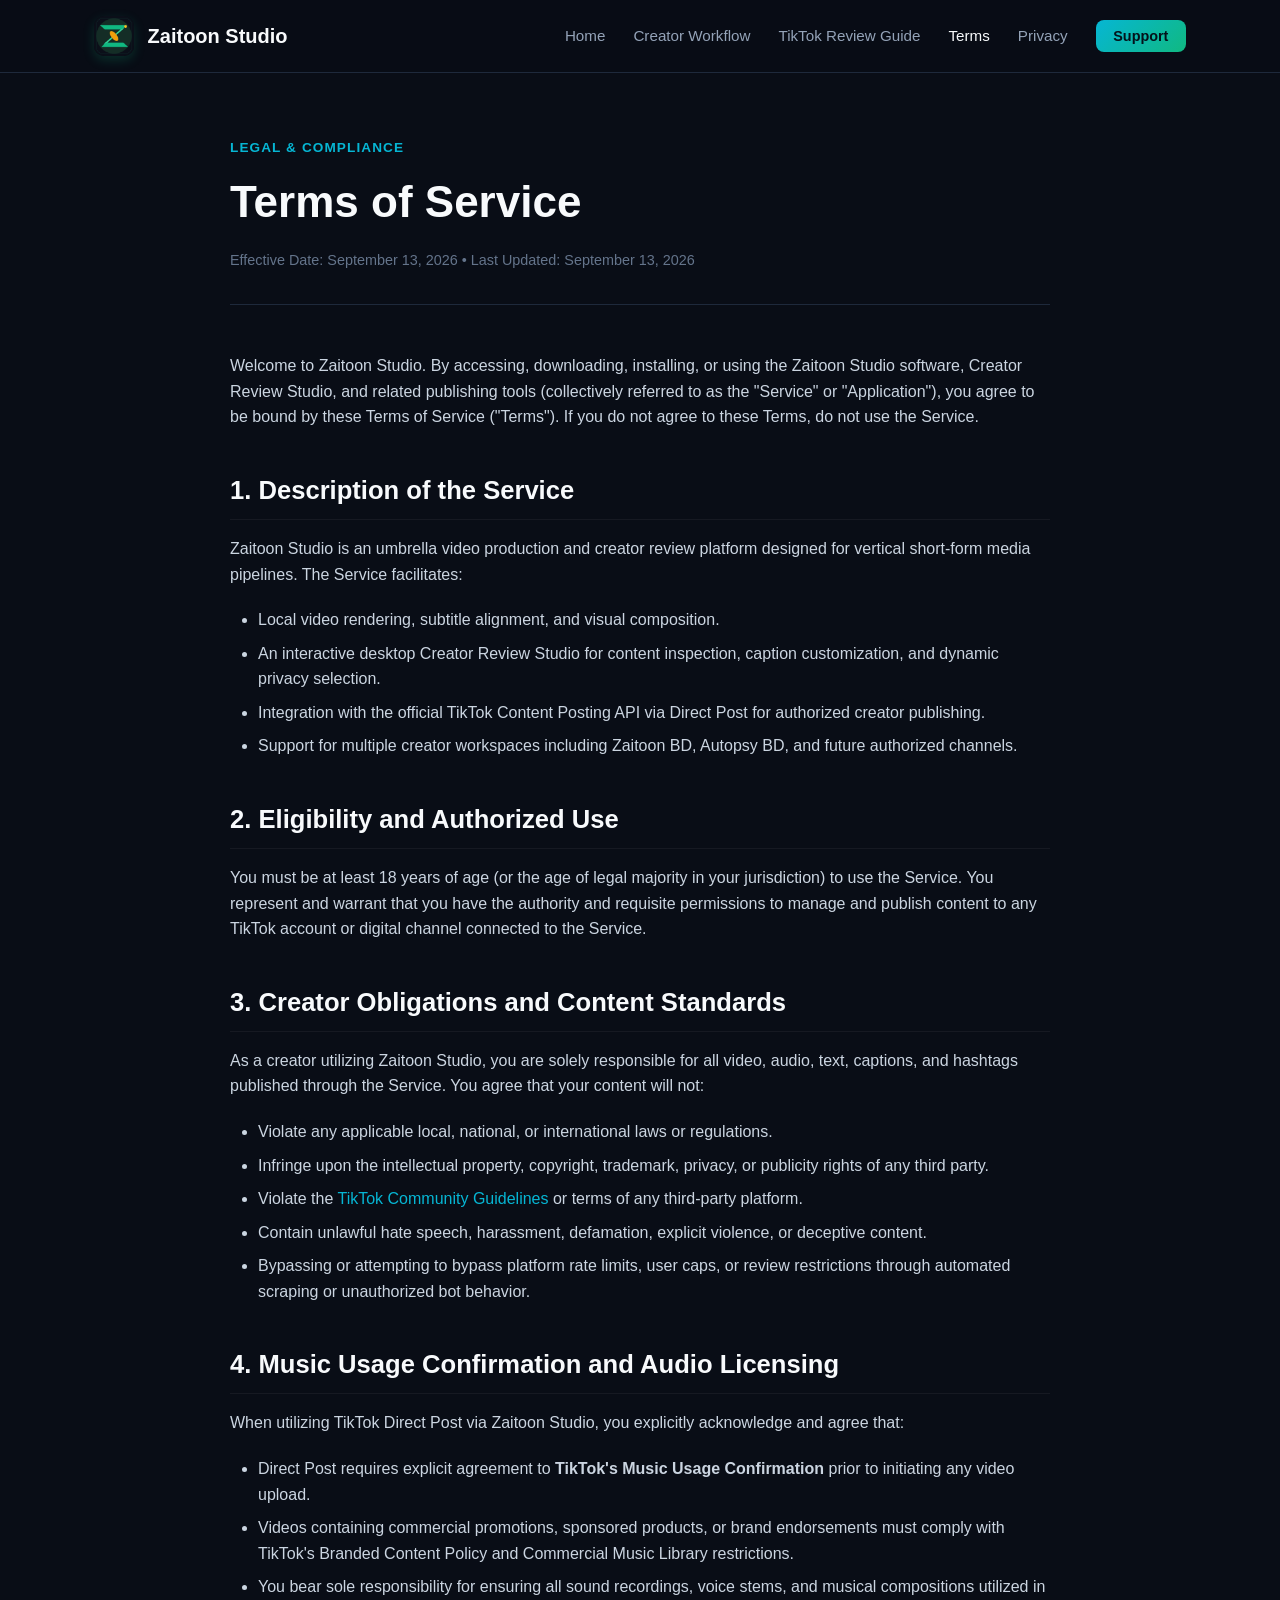
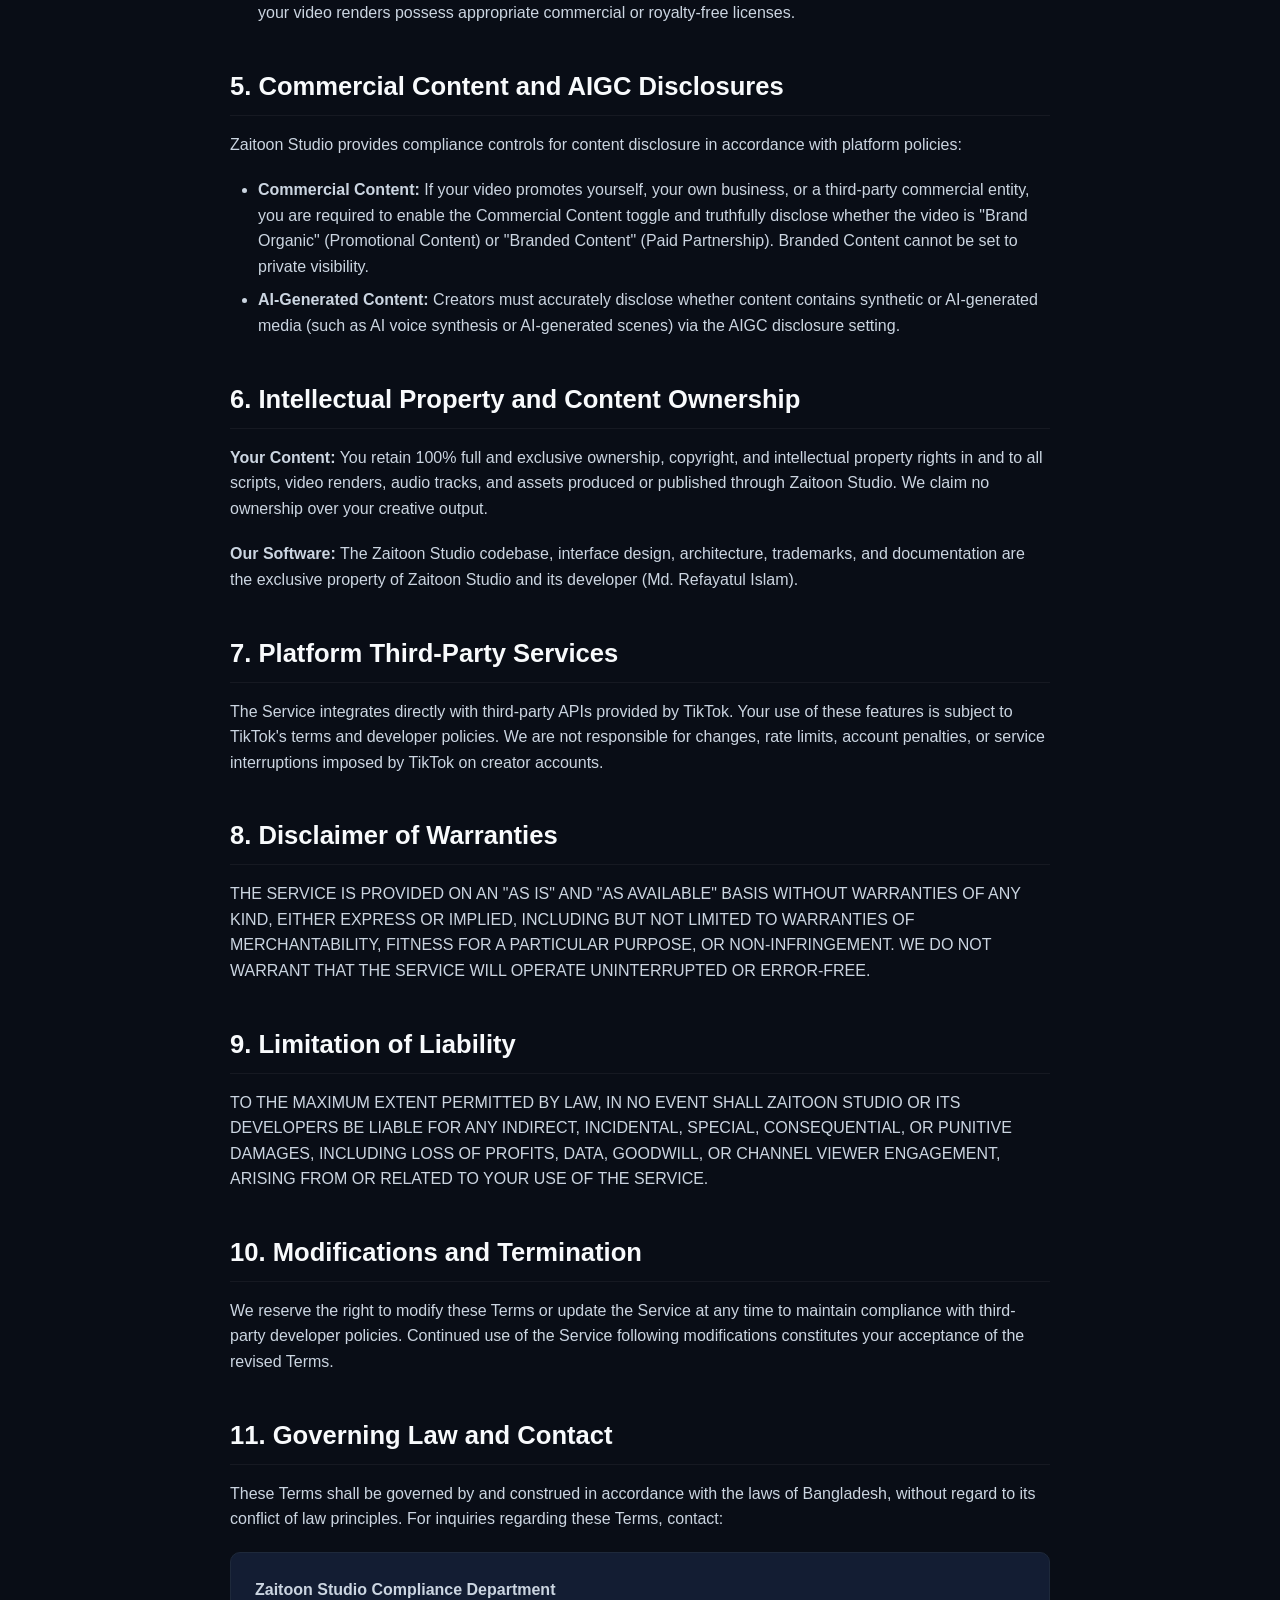
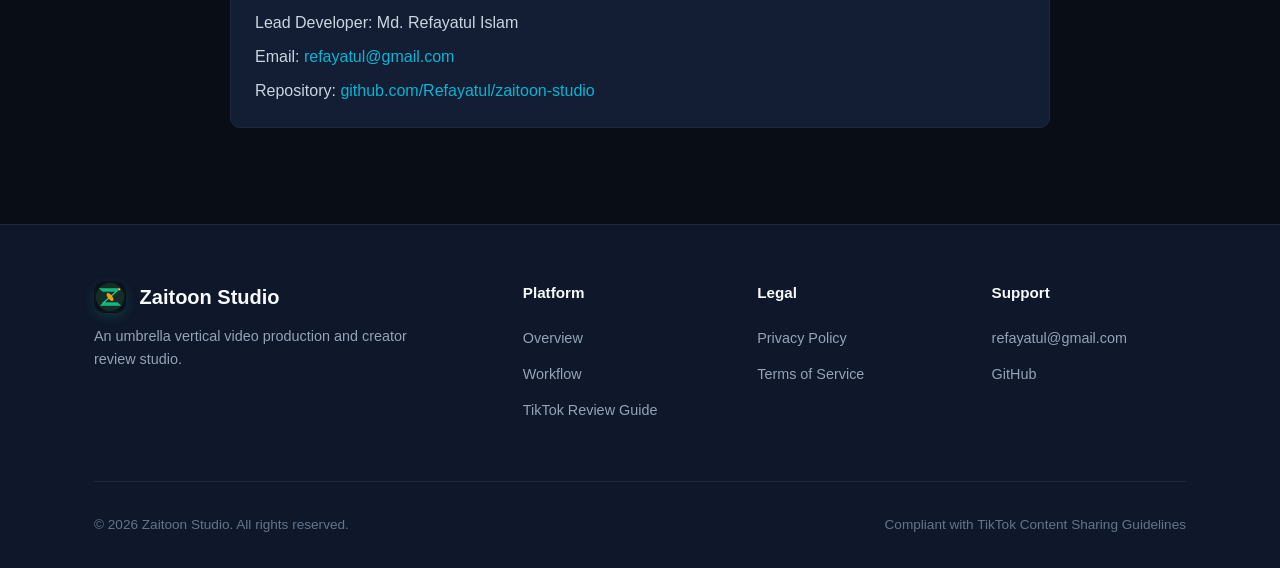
<file: terms/index.html>
<!DOCTYPE html>
<html lang="en">
<head>
  <meta charset="UTF-8">
  <meta name="viewport" content="width=device-width, initial-scale=1.0">
  <title>Terms of Service — Zaitoon Studio</title>
  <meta name="description" content="Terms of Service for Zaitoon Studio creator publishing and video production software.">
  <link rel="icon" type="image/png" href="/assets/zaitoon_studio_app_icon_1024.png">
  <link rel="stylesheet" href="/css/style.css">
</head>
<body>
  <header class="site-header">
    <div class="container nav-wrap">
      <a href="/" class="brand-link">
        <img src="/assets/zaitoon_studio_app_icon_1024.png" alt="Zaitoon Studio Logo" class="brand-icon">
        <span>Zaitoon Studio</span>
      </a>
      <button class="mobile-toggle" aria-label="Toggle navigation" aria-expanded="false">☰</button>
      <nav>
        <ul class="nav-links">
          <li><a href="/" class="nav-link">Home</a></li>
          <li><a href="/#workflow" class="nav-link">Creator Workflow</a></li>
          <li><a href="/review" class="nav-link">TikTok Review Guide</a></li>
          <li><a href="/terms" class="nav-link active">Terms</a></li>
          <li><a href="/privacy" class="nav-link">Privacy</a></li>
          <li><a href="/#contact" class="nav-link nav-btn">Support</a></li>
        </ul>
      </nav>
    </div>
  </header>

  <main class="container legal-content">
    <div class="legal-header">
      <div class="section-tag">Legal & Compliance</div>
      <h1>Terms of Service</h1>
      <div class="updated-tag">Effective Date: September 13, 2026 • Last Updated: September 13, 2026</div>
    </div>

    <div class="legal-body">
      <p>
        Welcome to Zaitoon Studio. By accessing, downloading, installing, or using the Zaitoon Studio software, Creator Review Studio, and related publishing tools (collectively referred to as the "Service" or "Application"), you agree to be bound by these Terms of Service ("Terms"). If you do not agree to these Terms, do not use the Service.
      </p>

      <h2>1. Description of the Service</h2>
      <p>
        Zaitoon Studio is an umbrella video production and creator review platform designed for vertical short-form media pipelines. The Service facilitates:
      </p>
      <ul>
        <li>Local video rendering, subtitle alignment, and visual composition.</li>
        <li>An interactive desktop Creator Review Studio for content inspection, caption customization, and dynamic privacy selection.</li>
        <li>Integration with the official TikTok Content Posting API via Direct Post for authorized creator publishing.</li>
        <li>Support for multiple creator workspaces including Zaitoon BD, Autopsy BD, and future authorized channels.</li>
      </ul>

      <h2>2. Eligibility and Authorized Use</h2>
      <p>
        You must be at least 18 years of age (or the age of legal majority in your jurisdiction) to use the Service. You represent and warrant that you have the authority and requisite permissions to manage and publish content to any TikTok account or digital channel connected to the Service.
      </p>

      <h2>3. Creator Obligations and Content Standards</h2>
      <p>
        As a creator utilizing Zaitoon Studio, you are solely responsible for all video, audio, text, captions, and hashtags published through the Service. You agree that your content will not:
      </p>
      <ul>
        <li>Violate any applicable local, national, or international laws or regulations.</li>
        <li>Infringe upon the intellectual property, copyright, trademark, privacy, or publicity rights of any third party.</li>
        <li>Violate the <a href="https://www.tiktok.com/community-guidelines" target="_blank" rel="noopener">TikTok Community Guidelines</a> or terms of any third-party platform.</li>
        <li>Contain unlawful hate speech, harassment, defamation, explicit violence, or deceptive content.</li>
        <li>Bypassing or attempting to bypass platform rate limits, user caps, or review restrictions through automated scraping or unauthorized bot behavior.</li>
      </ul>

      <h2>4. Music Usage Confirmation and Audio Licensing</h2>
      <p>
        When utilizing TikTok Direct Post via Zaitoon Studio, you explicitly acknowledge and agree that:
      </p>
      <ul>
        <li>
          Direct Post requires explicit agreement to <strong>TikTok's Music Usage Confirmation</strong> prior to initiating any video upload.
        </li>
        <li>
          Videos containing commercial promotions, sponsored products, or brand endorsements must comply with TikTok's Branded Content Policy and Commercial Music Library restrictions.
        </li>
        <li>
          You bear sole responsibility for ensuring all sound recordings, voice stems, and musical compositions utilized in your video renders possess appropriate commercial or royalty-free licenses.
        </li>
      </ul>

      <h2>5. Commercial Content and AIGC Disclosures</h2>
      <p>
        Zaitoon Studio provides compliance controls for content disclosure in accordance with platform policies:
      </p>
      <ul>
        <li>
          <strong>Commercial Content:</strong> If your video promotes yourself, your own business, or a third-party commercial entity, you are required to enable the Commercial Content toggle and truthfully disclose whether the video is "Brand Organic" (Promotional Content) or "Branded Content" (Paid Partnership). Branded Content cannot be set to private visibility.
        </li>
        <li>
          <strong>AI-Generated Content:</strong> Creators must accurately disclose whether content contains synthetic or AI-generated media (such as AI voice synthesis or AI-generated scenes) via the AIGC disclosure setting.
        </li>
      </ul>

      <h2>6. Intellectual Property and Content Ownership</h2>
      <p>
        <strong>Your Content:</strong> You retain 100% full and exclusive ownership, copyright, and intellectual property rights in and to all scripts, video renders, audio tracks, and assets produced or published through Zaitoon Studio. We claim no ownership over your creative output.
      </p>
      <p>
        <strong>Our Software:</strong> The Zaitoon Studio codebase, interface design, architecture, trademarks, and documentation are the exclusive property of Zaitoon Studio and its developer (Md. Refayatul Islam).
      </p>

      <h2>7. Platform Third-Party Services</h2>
      <p>
        The Service integrates directly with third-party APIs provided by TikTok. Your use of these features is subject to TikTok's terms and developer policies. We are not responsible for changes, rate limits, account penalties, or service interruptions imposed by TikTok on creator accounts.
      </p>

      <h2>8. Disclaimer of Warranties</h2>
      <p>
        THE SERVICE IS PROVIDED ON AN "AS IS" AND "AS AVAILABLE" BASIS WITHOUT WARRANTIES OF ANY KIND, EITHER EXPRESS OR IMPLIED, INCLUDING BUT NOT LIMITED TO WARRANTIES OF MERCHANTABILITY, FITNESS FOR A PARTICULAR PURPOSE, OR NON-INFRINGEMENT. WE DO NOT WARRANT THAT THE SERVICE WILL OPERATE UNINTERRUPTED OR ERROR-FREE.
      </p>

      <h2>9. Limitation of Liability</h2>
      <p>
        TO THE MAXIMUM EXTENT PERMITTED BY LAW, IN NO EVENT SHALL ZAITOON STUDIO OR ITS DEVELOPERS BE LIABLE FOR ANY INDIRECT, INCIDENTAL, SPECIAL, CONSEQUENTIAL, OR PUNITIVE DAMAGES, INCLUDING LOSS OF PROFITS, DATA, GOODWILL, OR CHANNEL VIEWER ENGAGEMENT, ARISING FROM OR RELATED TO YOUR USE OF THE SERVICE.
      </p>

      <h2>10. Modifications and Termination</h2>
      <p>
        We reserve the right to modify these Terms or update the Service at any time to maintain compliance with third-party developer policies. Continued use of the Service following modifications constitutes your acceptance of the revised Terms.
      </p>

      <h2>11. Governing Law and Contact</h2>
      <p>
        These Terms shall be governed by and construed in accordance with the laws of Bangladesh, without regard to its conflict of law principles. For inquiries regarding these Terms, contact:
      </p>
      <div style="background: var(--bg-card); padding: 1.5rem; border-radius: 10px; border: 1px solid var(--border-color); margin-top: 1rem;">
        <p style="margin-bottom: 0.5rem;"><strong>Zaitoon Studio Compliance Department</strong></p>
        <p style="margin-bottom: 0.5rem;">Lead Developer: Md. Refayatul Islam</p>
        <p style="margin-bottom: 0.5rem;">Email: <a href="mailto:refayatul@gmail.com">refayatul@gmail.com</a></p>
        <p style="margin-bottom: 0;">Repository: <a href="https://github.com/Refayatul/zaitoon-studio" target="_blank" rel="noopener">github.com/Refayatul/zaitoon-studio</a></p>
      </div>
    </div>
  </main>

  <!-- Footer -->
  <footer class="site-footer">
    <div class="container">
      <div class="footer-grid">
        <div class="footer-brand">
          <div class="brand-link" style="margin-bottom: 0.75rem;">
            <img src="/assets/zaitoon_studio_app_icon_1024.png" alt="Zaitoon Studio" class="brand-icon" style="width: 32px; height: 32px;">
            <span>Zaitoon Studio</span>
          </div>
          <p>An umbrella vertical video production and creator review studio.</p>
        </div>

        <div class="footer-col">
          <h5>Platform</h5>
          <ul>
            <li><a href="/#overview">Overview</a></li>
            <li><a href="/#workflow">Workflow</a></li>
            <li><a href="/review">TikTok Review Guide</a></li>
          </ul>
        </div>

        <div class="footer-col">
          <h5>Legal</h5>
          <ul>
            <li><a href="/privacy">Privacy Policy</a></li>
            <li><a href="/terms">Terms of Service</a></li>
          </ul>
        </div>

        <div class="footer-col">
          <h5>Support</h5>
          <ul>
            <li><a href="mailto:refayatul@gmail.com">refayatul@gmail.com</a></li>
            <li><a href="https://github.com/Refayatul/zaitoon-studio" target="_blank" rel="noopener">GitHub</a></li>
          </ul>
        </div>
      </div>

      <div class="footer-bottom">
        <div>© 2026 Zaitoon Studio. All rights reserved.</div>
        <div>Compliant with TikTok Content Sharing Guidelines</div>
      </div>
    </div>
  </footer>

  <script src="/js/main.js"></script>
</body>
</html>
</file>
<file: css/style.css>
/* Zaitoon Studio — Modern Creator Suite Stylesheet */

:root {
  --bg-primary: #090d16;
  --bg-secondary: #0f172a;
  --bg-card: #131d33;
  --bg-card-hover: #1a2744;
  --border-color: #1e293b;
  --border-focus: #38bdf8;
  --text-main: #f8fafc;
  --text-muted: #94a3b8;
  --text-dim: #64748b;
  --accent-cyan: #06b6d4;
  --accent-emerald: #10b981;
  --accent-indigo: #6366f1;
  --accent-gradient: linear-gradient(135deg, #06b6d4 0%, #10b981 100%);
  --font-sans: -apple-system, BlinkMacSystemFont, "Segoe UI", Roboto, Helvetica, Arial, sans-serif;
  --font-mono: ui-monospace, SFMono-Regular, Menlo, Monaco, Consolas, monospace;
  --container-max: 1140px;
}

*, *::before, *::after {
  box-sizing: border-box;
  margin: 0;
  padding: 0;
}

body {
  background-color: var(--bg-primary);
  color: var(--text-main);
  font-family: var(--font-sans);
  line-height: 1.6;
  -webkit-font-smoothing: antialiased;
  min-height: 100vh;
  display: flex;
  flex-direction: column;
}

a {
  color: var(--accent-cyan);
  text-decoration: none;
  transition: color 0.2s ease;
}

a:hover {
  color: #38bdf8;
}

.container {
  width: 100%;
  max-width: var(--container-max);
  margin: 0 auto;
  padding: 0 1.5rem;
}

/* Header & Nav */
.site-header {
  background-color: rgba(9, 13, 22, 0.85);
  backdrop-filter: blur(12px);
  border-bottom: 1px solid var(--border-color);
  position: sticky;
  top: 0;
  z-index: 100;
}

.nav-wrap {
  display: flex;
  align-items: center;
  justify-content: space-between;
  height: 72px;
}

.brand-link {
  display: flex;
  align-items: center;
  gap: 0.85rem;
  font-weight: 700;
  font-size: 1.25rem;
  color: var(--text-main);
}

.brand-icon {
  width: 40px;
  height: 40px;
  border-radius: 10px;
  object-fit: cover;
  box-shadow: 0 4px 12px rgba(16, 185, 129, 0.2);
}

.nav-links {
  display: flex;
  align-items: center;
  gap: 1.75rem;
  list-style: none;
}

.nav-link {
  color: var(--text-muted);
  font-size: 0.95rem;
  font-weight: 500;
  transition: color 0.2s;
}

.nav-link:hover, .nav-link.active {
  color: var(--text-main);
}

.nav-btn {
  background: var(--accent-gradient);
  color: #04121a !important;
  font-weight: 600;
  padding: 0.5rem 1.1rem;
  border-radius: 8px;
  font-size: 0.9rem;
  transition: opacity 0.2s ease, transform 0.2s ease;
}

.nav-btn:hover {
  opacity: 0.95;
  transform: translateY(-1px);
}

.mobile-toggle {
  display: none;
  background: transparent;
  border: none;
  color: var(--text-main);
  font-size: 1.5rem;
  cursor: pointer;
}

/* Hero Section */
.hero-section {
  padding: 5rem 0 4rem;
  text-align: center;
  background: radial-gradient(circle at top, rgba(6, 182, 212, 0.12) 0%, transparent 65%);
}

.hero-badge {
  display: inline-flex;
  align-items: center;
  gap: 0.5rem;
  padding: 0.4rem 1rem;
  background: rgba(16, 185, 129, 0.1);
  border: 1px solid rgba(16, 185, 129, 0.3);
  border-radius: 999px;
  color: var(--accent-emerald);
  font-size: 0.85rem;
  font-weight: 600;
  margin-bottom: 1.5rem;
}

.hero-title {
  font-size: 3rem;
  font-weight: 800;
  line-height: 1.2;
  margin-bottom: 1.25rem;
  letter-spacing: -0.02em;
}

.gradient-text {
  background: var(--accent-gradient);
  -webkit-background-clip: text;
  -webkit-text-fill-color: transparent;
}

.hero-subtitle {
  font-size: 1.2rem;
  color: var(--text-muted);
  max-width: 740px;
  margin: 0 auto 2.25rem;
  font-weight: 400;
}

.hero-cta-group {
  display: flex;
  align-items: center;
  justify-content: center;
  gap: 1rem;
  flex-wrap: wrap;
}

.btn-primary {
  background: var(--accent-gradient);
  color: #04121a;
  font-weight: 700;
  padding: 0.85rem 1.85rem;
  border-radius: 10px;
  font-size: 1rem;
  transition: all 0.2s ease;
  display: inline-flex;
  align-items: center;
  gap: 0.5rem;
}

.btn-primary:hover {
  opacity: 0.95;
  transform: translateY(-2px);
  color: #04121a;
}

.btn-secondary {
  background: var(--bg-card);
  border: 1px solid var(--border-color);
  color: var(--text-main);
  font-weight: 600;
  padding: 0.85rem 1.85rem;
  border-radius: 10px;
  font-size: 1rem;
  transition: all 0.2s ease;
}

.btn-secondary:hover {
  background: var(--bg-card-hover);
  border-color: #334155;
  color: var(--text-main);
}

/* Feature Grid */
.section {
  padding: 4.5rem 0;
  border-top: 1px solid var(--border-color);
}

.section-header {
  text-align: center;
  margin-bottom: 3.5rem;
}

.section-tag {
  color: var(--accent-cyan);
  font-size: 0.85rem;
  font-weight: 700;
  text-transform: uppercase;
  letter-spacing: 0.08em;
  margin-bottom: 0.5rem;
}

.section-title {
  font-size: 2.2rem;
  font-weight: 700;
  margin-bottom: 0.75rem;
  letter-spacing: -0.01em;
}

.section-desc {
  color: var(--text-muted);
  font-size: 1.05rem;
  max-width: 650px;
  margin: 0 auto;
}

.grid-3 {
  display: grid;
  grid-template-columns: repeat(auto-fit, minmax(320px, 1fr));
  gap: 1.75rem;
}

.grid-2 {
  display: grid;
  grid-template-columns: repeat(auto-fit, minmax(400px, 1fr));
  gap: 2rem;
}

.feature-card {
  background: var(--bg-card);
  border: 1px solid var(--border-color);
  border-radius: 14px;
  padding: 2rem;
  transition: transform 0.2s ease, border-color 0.2s ease;
}

.feature-card:hover {
  transform: translateY(-4px);
  border-color: rgba(6, 182, 212, 0.4);
}

.card-icon {
  width: 48px;
  height: 48px;
  border-radius: 12px;
  background: rgba(6, 182, 212, 0.1);
  display: flex;
  align-items: center;
  justify-content: center;
  font-size: 1.5rem;
  margin-bottom: 1.25rem;
}

.feature-card h3 {
  font-size: 1.25rem;
  margin-bottom: 0.6rem;
  color: var(--text-main);
}

.feature-card p {
  color: var(--text-muted);
  font-size: 0.95rem;
}

/* Workflow Step List */
.workflow-steps {
  display: flex;
  flex-direction: column;
  gap: 1.5rem;
  max-width: 860px;
  margin: 0 auto;
}

.step-item {
  display: flex;
  gap: 1.5rem;
  background: var(--bg-card);
  border: 1px solid var(--border-color);
  border-radius: 14px;
  padding: 1.75rem;
  align-items: flex-start;
}

.step-number {
  background: var(--accent-gradient);
  color: #04121a;
  font-weight: 800;
  width: 40px;
  height: 40px;
  border-radius: 10px;
  display: flex;
  align-items: center;
  justify-content: center;
  flex-shrink: 0;
  font-size: 1.1rem;
}

.step-content h3 {
  font-size: 1.2rem;
  margin-bottom: 0.4rem;
}

.step-content p {
  color: var(--text-muted);
  font-size: 0.95rem;
}

/* Compliance Badge Box */
.compliance-box {
  background: rgba(16, 185, 129, 0.05);
  border: 1px solid rgba(16, 185, 129, 0.25);
  border-radius: 14px;
  padding: 2.25rem;
  margin-top: 3rem;
  display: flex;
  align-items: center;
  gap: 2rem;
}

.compliance-icon {
  font-size: 3rem;
  flex-shrink: 0;
}

.compliance-info h4 {
  font-size: 1.3rem;
  color: var(--accent-emerald);
  margin-bottom: 0.5rem;
}

.compliance-info p {
  color: var(--text-muted);
  font-size: 0.95rem;
}

/* Legal & Doc Layout */
.legal-content {
  padding: 4rem 0 6rem;
  max-width: 820px;
  margin: 0 auto;
}

.legal-header {
  margin-bottom: 3rem;
  border-bottom: 1px solid var(--border-color);
  padding-bottom: 2rem;
}

.legal-header h1 {
  font-size: 2.75rem;
  font-weight: 800;
  margin-bottom: 0.75rem;
}

.legal-header .updated-tag {
  color: var(--text-dim);
  font-size: 0.9rem;
}

.legal-body h2 {
  font-size: 1.6rem;
  margin: 2.5rem 0 1rem;
  color: var(--text-main);
  border-bottom: 1px solid rgba(255, 255, 255, 0.05);
  padding-bottom: 0.5rem;
}

.legal-body h3 {
  font-size: 1.2rem;
  margin: 1.75rem 0 0.75rem;
  color: #e2e8f0;
}

.legal-body p {
  color: #cbd5e1;
  font-size: 1rem;
  margin-bottom: 1.25rem;
}

.legal-body ul, .legal-body ol {
  margin-bottom: 1.5rem;
  padding-left: 1.75rem;
  color: #cbd5e1;
}

.legal-body li {
  margin-bottom: 0.5rem;
}

.legal-body code {
  font-family: var(--font-mono);
  background: rgba(255, 255, 255, 0.08);
  padding: 0.2rem 0.4rem;
  border-radius: 4px;
  font-size: 0.9em;
}

/* Review Demonstration Page UI */
.demo-card {
  background: var(--bg-card);
  border: 1px solid var(--border-color);
  border-radius: 16px;
  overflow: hidden;
  margin-bottom: 2.5rem;
}

.demo-screen-mockup {
  background: #000;
  padding: 1.5rem;
  border-bottom: 1px solid var(--border-color);
  display: flex;
  justify-content: center;
}

.demo-screen-mockup img, .demo-screen-mockup video {
  max-width: 100%;
  border-radius: 8px;
  box-shadow: 0 12px 36px rgba(0,0,0,0.6);
}

.demo-details {
  padding: 2rem;
}

.demo-scope-pill {
  display: inline-block;
  background: rgba(6, 182, 212, 0.15);
  color: var(--accent-cyan);
  border: 1px solid rgba(6, 182, 212, 0.3);
  font-family: var(--font-mono);
  font-size: 0.8rem;
  padding: 0.25rem 0.6rem;
  border-radius: 6px;
  margin: 0.25rem;
}

/* Contact Box */
.contact-box {
  background: var(--bg-card);
  border: 1px solid var(--border-color);
  border-radius: 14px;
  padding: 2.5rem;
  text-align: center;
  max-width: 680px;
  margin: 0 auto;
}

/* Footer */
.site-footer {
  margin-top: auto;
  background: var(--bg-secondary);
  border-top: 1px solid var(--border-color);
  padding: 3.5rem 0 2rem;
}

.footer-grid {
  display: grid;
  grid-template-columns: 2fr 1fr 1fr 1fr;
  gap: 2.5rem;
  margin-bottom: 3rem;
}

.footer-brand p {
  color: var(--text-muted);
  font-size: 0.9rem;
  margin-top: 0.75rem;
  max-width: 320px;
}

.footer-col h5 {
  color: var(--text-main);
  font-size: 0.95rem;
  font-weight: 700;
  margin-bottom: 1.25rem;
}

.footer-col ul {
  list-style: none;
}

.footer-col li {
  margin-bottom: 0.65rem;
}

.footer-col a {
  color: var(--text-muted);
  font-size: 0.9rem;
}

.footer-col a:hover {
  color: var(--text-main);
}

.footer-bottom {
  border-top: 1px solid var(--border-color);
  padding-top: 2rem;
  display: flex;
  justify-content: space-between;
  align-items: center;
  color: var(--text-dim);
  font-size: 0.85rem;
}

/* Mobile Responsive */
@media (max-width: 768px) {
  .hero-title {
    font-size: 2.25rem;
  }
  .nav-links {
    display: none;
    position: absolute;
    top: 72px;
    left: 0;
    width: 100%;
    background: var(--bg-secondary);
    border-bottom: 1px solid var(--border-color);
    flex-direction: column;
    padding: 1.5rem;
    gap: 1.25rem;
  }
  .nav-links.open {
    display: flex;
  }
  .mobile-toggle {
    display: block;
  }
  .footer-grid {
    grid-template-columns: 1fr;
    gap: 2rem;
  }
  .footer-bottom {
    flex-direction: column;
    gap: 1rem;
    text-align: center;
  }
  .compliance-box {
    flex-direction: column;
    text-align: center;
  }
}
</file>
